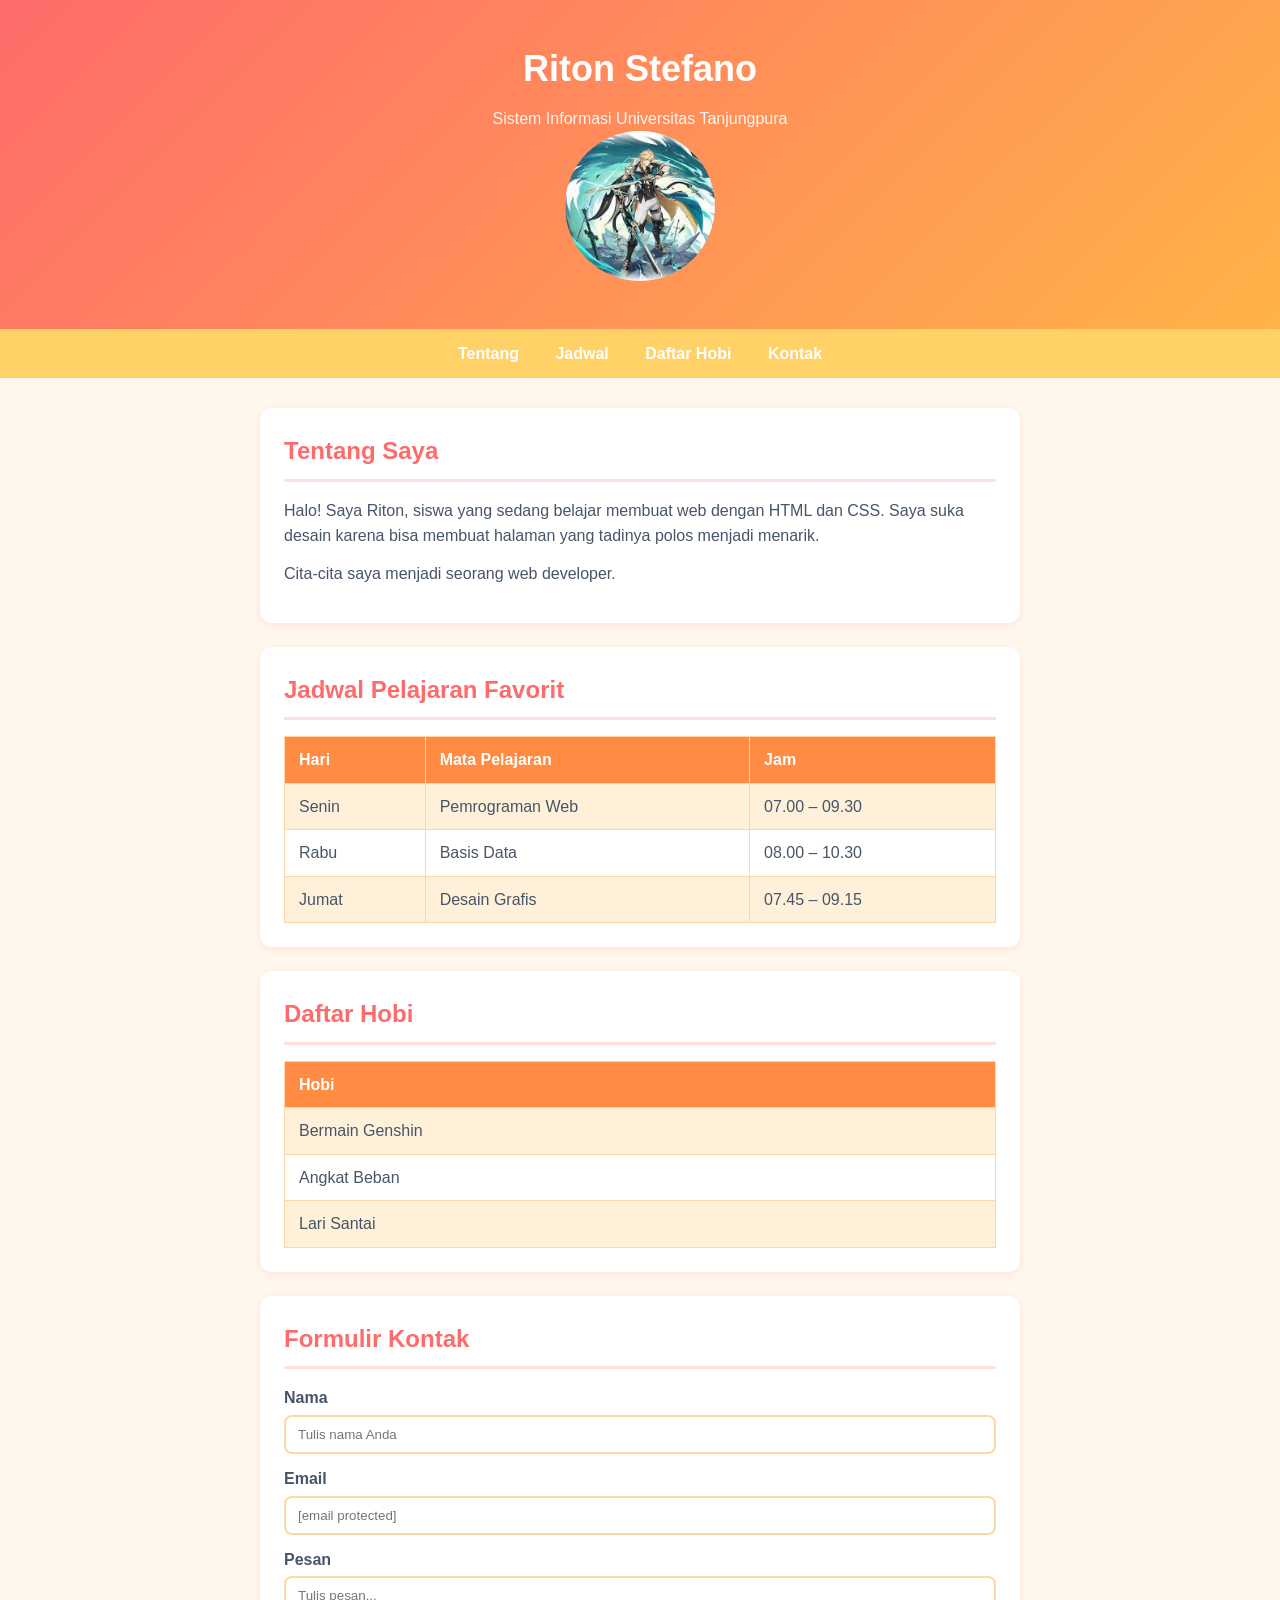
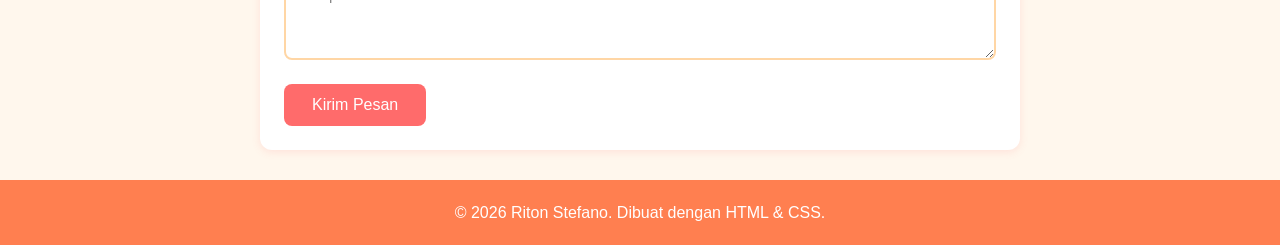
<file: PRAKTIK-CSS/index.html>
<!DOCTYPE html>
<html lang="id">

<head>
    <meta charset="UTF-8">
    <meta name="viewport" content="width=device-width, initial-scale=1.0">
    <title>Profil Saya</title>
    <link rel="stylesheet" href="style.css">
</head>

<body>

    <header class="header">
        <h1>Riton Stefano</h1>
        <p>Sistem Informasi Universitas Tanjungpura</p>
        <img src="varkatest.jpg" alt="Ini Harusnya Foto Varka">
    </header>

    <nav class="nav">
        <a href="#tentang">Tentang</a>
        <a href="#jadwal">Jadwal</a>
        <a href="#hobi">Daftar Hobi</a>
        <a href="#kontak">Kontak</a>
    </nav>

    <main class="konten">
        <section id="tentang">
            <h2>Tentang Saya</h2>
            <p>Halo! Saya Riton, siswa yang sedang belajar membuat web
                dengan HTML dan CSS. Saya suka desain karena bisa membuat
                halaman yang tadinya polos menjadi menarik.</p>
            <p>Cita-cita saya menjadi seorang web developer.</p>
        </section>

        <section id="jadwal">
            <h2>Jadwal Pelajaran Favorit</h2>
            <table>
                <tr>
                    <th>Hari</th>
                    <th>Mata Pelajaran</th>
                    <th>Jam</th>
                </tr>
                <tr>
                    <td>Senin</td>
                    <td>Pemrograman Web</td>
                    <td>07.00 – 09.30</td>
                </tr>
                <tr>
                    <td>Rabu</td>
                    <td>Basis Data</td>
                    <td>08.00 – 10.30</td>
                </tr>
                <tr>
                    <td>Jumat</td>
                    <td>Desain Grafis</td>
                    <td>07.45 – 09.15</td>
                </tr>
            </table>
        </section>

        <section id="hobi">
            <h2>Daftar Hobi</h2>
            <table>
                <tr>
                    <th>Hobi</th>
                </tr>
                <tr>
                    <td>Bermain Genshin</td>
                </tr>
                <tr>
                    <td>Angkat Beban</td>
                </tr>
                <tr>
                    <td>Lari Santai</td>
                </tr>
            </table>
        </section>

        <section id="kontak">
            <h2>Formulir Kontak</h2>
            <form>
                <label for="nama">Nama</label>
                <input type="text" id="nama" placeholder="Tulis nama Anda">
                <label for="email">Email</label>
                <input type="email" id="email" placeholder="[email protected]">
                <label for="pesan">Pesan</label>
                <textarea id="pesan" rows="4" placeholder="Tulis pesan..."></textarea>
                <button type="submit">Kirim Pesan</button>
            </form>
        </section>
    </main>

    <footer class="footer">
        <p>&copy; 2026 Riton Stefano. Dibuat dengan HTML &amp; CSS.</p>
    </footer>

</body>

</html>
</file>
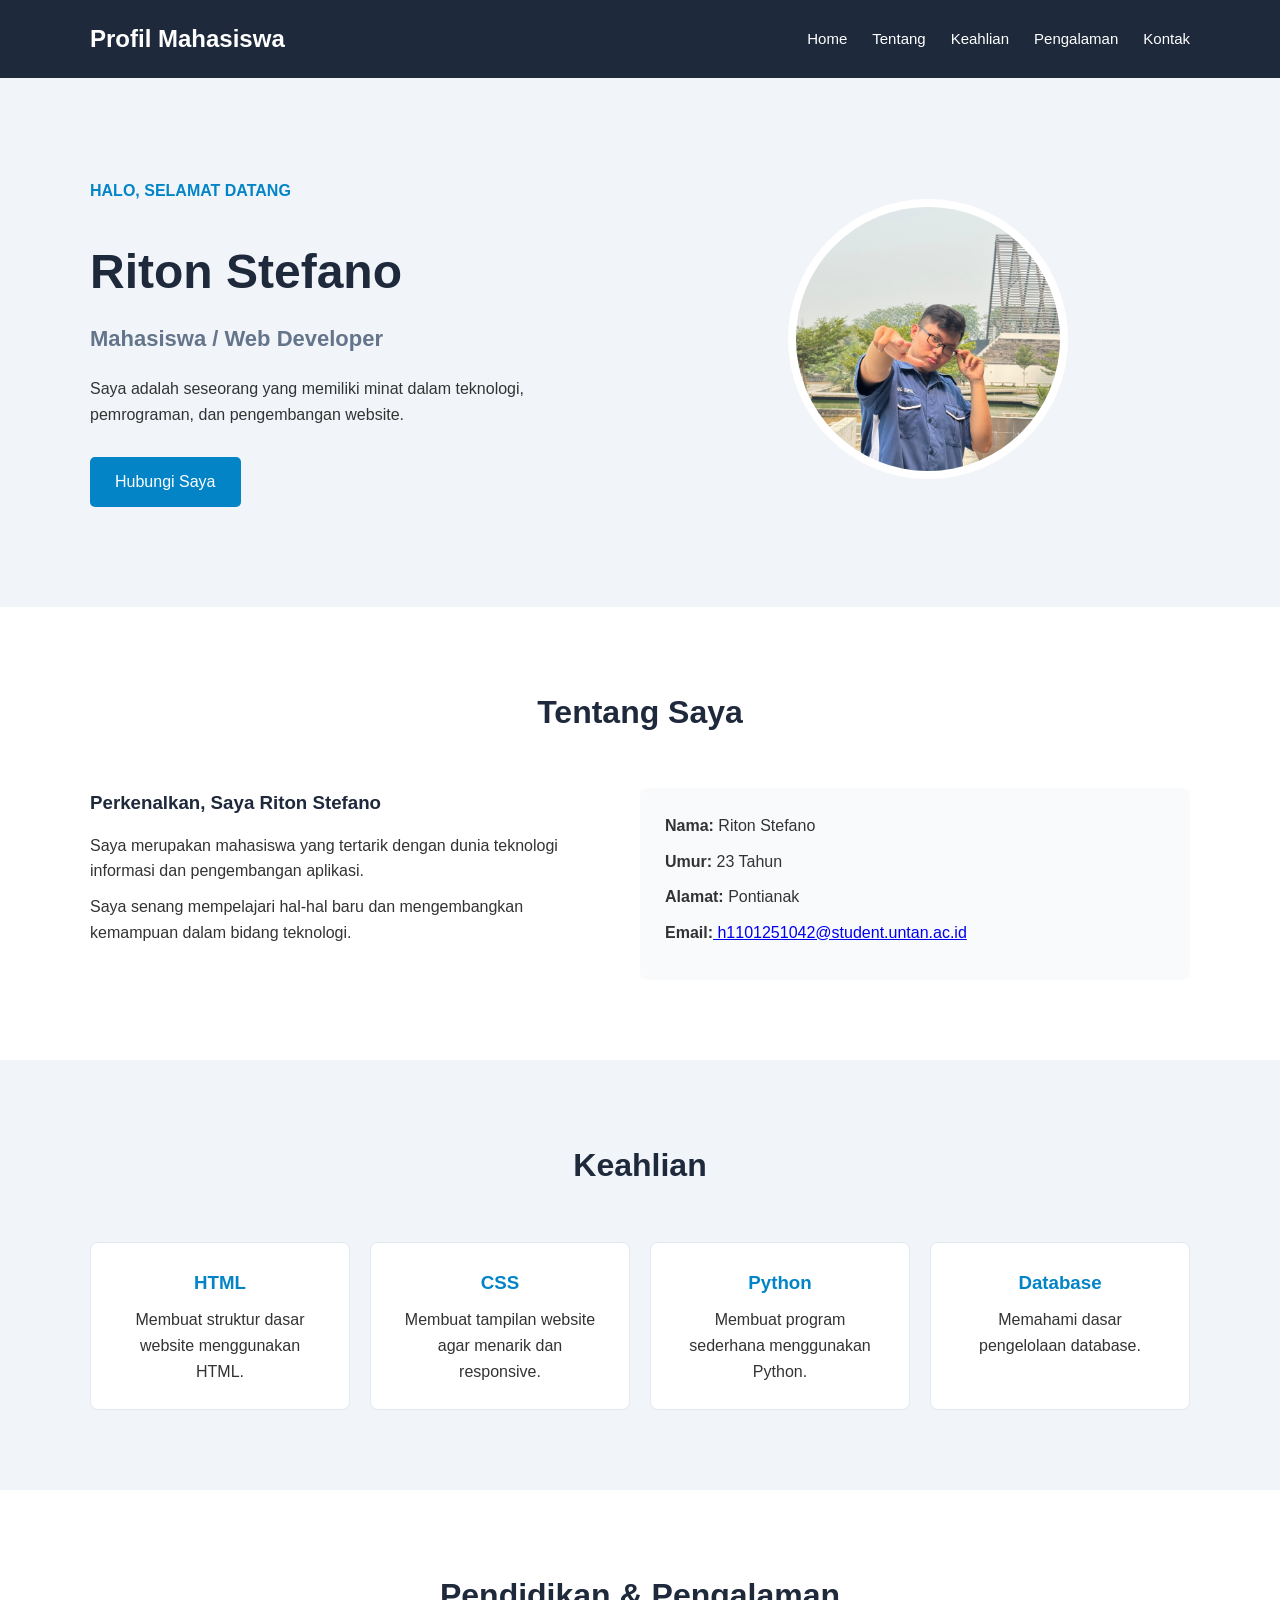
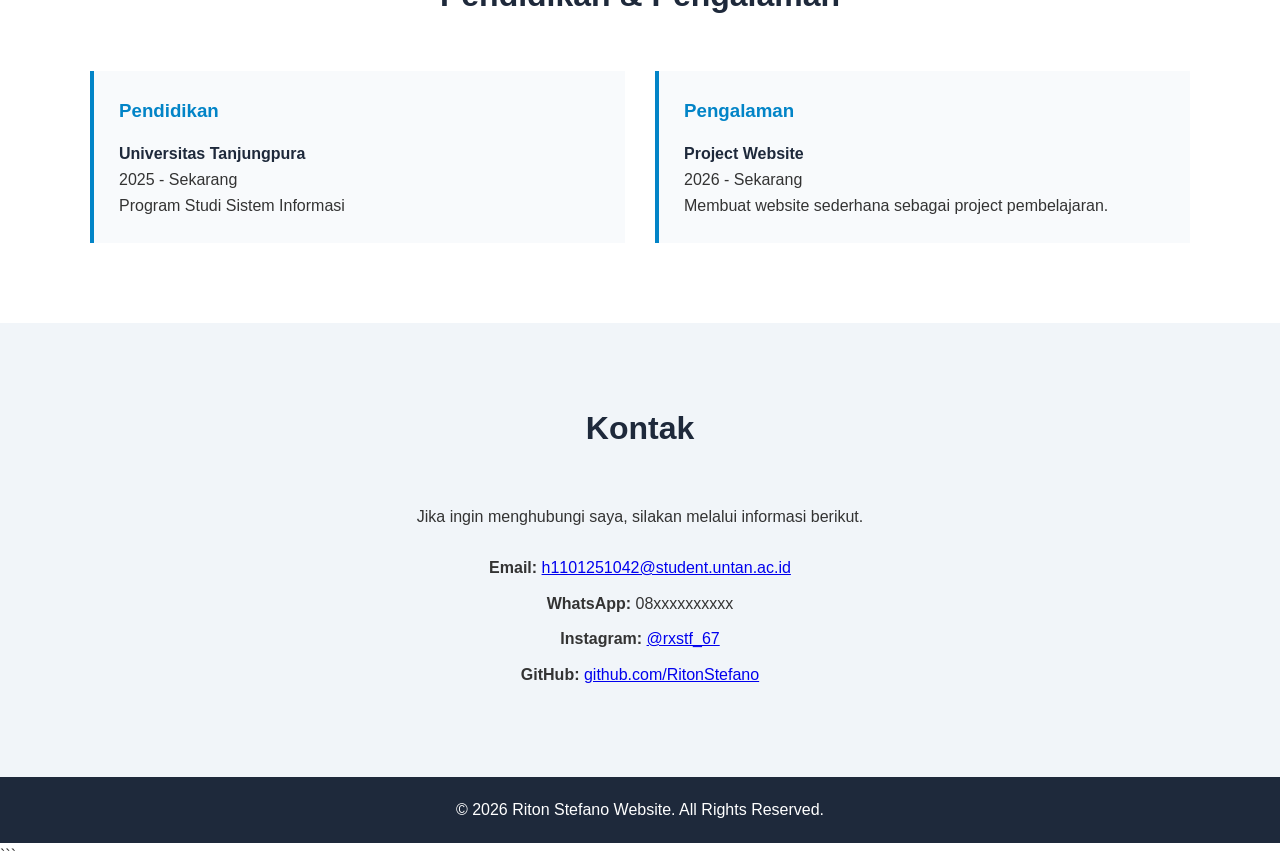
<file: PraktikCSS-Mandiri/index.html>
<!DOCTYPE html>
<html lang="id">
<head>
    <meta charset="UTF-8">
    <meta name="viewport" content="width=device-width, initial-scale=1.0">

    <title>Profil Saya</title>

    <!-- Menghubungkan HTML dengan CSS -->
    <link rel="stylesheet" href="style.css">
</head>

<body>

    <!-- ===== NAVBAR ===== -->
    <header class="header">
        <div class="container">

            <h1 class="logo">Profil Mahasiswa</h1>

            <nav class="navbar">
                <a href="#home">Home</a>
                <a href="#about">Tentang</a>
                <a href="#skills">Keahlian</a>
                <a href="#experience">Pengalaman</a>
                <a href="#contact">Kontak</a>
            </nav>

        </div>
    </header>


    <!-- ===== HOME / HERO ===== -->
    <section id="home" class="hero">

        <div class="container hero-content">

            <div class="hero-text">
                <p class="subtitle">HALO, SELAMAT DATANG</p>

                <h2>Riton Stefano</h2>

                <h3>Mahasiswa / Web Developer</h3>

                <p>
                    Saya adalah seseorang yang memiliki minat dalam
                    teknologi, pemrograman, dan pengembangan website.
                </p>

                <a href="#contact" class="button">
                    Hubungi Saya
                </a>
            </div>

            <div class="hero-image">
                <img src="FotoSaya.jpeg" alt="Foto Profil">
            </div>

        </div>

    </section>


    <!-- ===== TENTANG ===== -->
    <section id="about" class="section">

        <div class="container">

            <h2 class="section-title">Tentang Saya</h2>

            <div class="about-content">

                <div>
                    <h3>Perkenalkan, Saya Riton Stefano</h3>

                    <p>
                        Saya merupakan mahasiswa yang tertarik dengan
                        dunia teknologi informasi dan pengembangan
                        aplikasi.
                    </p>

                    <p>
                        Saya senang mempelajari hal-hal baru dan
                        mengembangkan kemampuan dalam bidang teknologi.
                    </p>
                </div>

                <div class="about-info">

                    <p><strong>Nama:</strong> Riton Stefano</p>
                    <p><strong>Umur:</strong> 23 Tahun</p>
                    <p><strong>Alamat:</strong> Pontianak</p>
                    <p><strong>Email:</strong><a href="#contact"> h1101251042@student.untan.ac.id</a></p>

                </div>

            </div>

        </div>

    </section>


    <!-- ===== KEAHLIAN ===== -->
    <section id="skills" class="section skills-section">

        <div class="container">

            <h2 class="section-title">Keahlian</h2>

            <div class="skills">

                <div class="skill-card">
                    <h3>HTML</h3>
                    <p>
                        Membuat struktur dasar website
                        menggunakan HTML.
                    </p>
                </div>

                <div class="skill-card">
                    <h3>CSS</h3>
                    <p>
                        Membuat tampilan website agar
                        menarik dan responsive.
                    </p>
                </div>

                <div class="skill-card">
                    <h3>Python</h3>
                    <p>
                        Membuat program sederhana
                        menggunakan Python.
                    </p>
                </div>

                <div class="skill-card">
                    <h3>Database</h3>
                    <p>
                        Memahami dasar pengelolaan
                        database.
                    </p>
                </div>

            </div>

        </div>

    </section>


    <!-- ===== PENGALAMAN ===== -->
    <section id="experience" class="section">

        <div class="container">

            <h2 class="section-title">Pendidikan & Pengalaman</h2>

            <div class="experience">

                <div class="experience-card">

                    <h3>Pendidikan</h3>

                    <h4>Universitas Tanjungpura</h4>

                    <p>2025 - Sekarang</p>

                    <p>
                        Program Studi Sistem Informasi
                    </p>

                </div>


                <div class="experience-card">

                    <h3>Pengalaman</h3>

                    <h4>Project Website</h4>

                    <p>2026 - Sekarang</p>

                    <p>
                        Membuat website sederhana sebagai
                        project pembelajaran.
                    </p>

                </div>

            </div>

        </div>

    </section>


    <!-- ===== KONTAK ===== -->
    <section id="contact" class="section contact-section">

        <div class="container">

            <h2 class="section-title">Kontak</h2>

            <p class="contact-text">
                Jika ingin menghubungi saya, silakan melalui
                informasi berikut.
            </p>

            <div class="contact-info">

                <p>
                    <strong>Email:</strong>
                    <a href="mailto:h1101251042@student.untan.ac.id">h1101251042@student.untan.ac.id</a>
                </p>

                <p>
                    <strong>WhatsApp:</strong>
                    08xxxxxxxxxx
                </p>

                <p>
                    <strong>Instagram:</strong>
                    <a href="https://instagram.com/rxstf_67">@rxstf_67</a>
                </p>

                <p>
                    <strong>GitHub:</strong>
                    <a href="https://github.com/RitonStefano">github.com/RitonStefano</a>
                </p>

            </div>

        </div>

    </section>


    <!-- ===== FOOTER ===== -->
    <footer class="footer">

        <p>
            &copy; 2026 Riton Stefano Website. All Rights Reserved.
        </p>

    </footer>

</body>
</html>
```
</file>
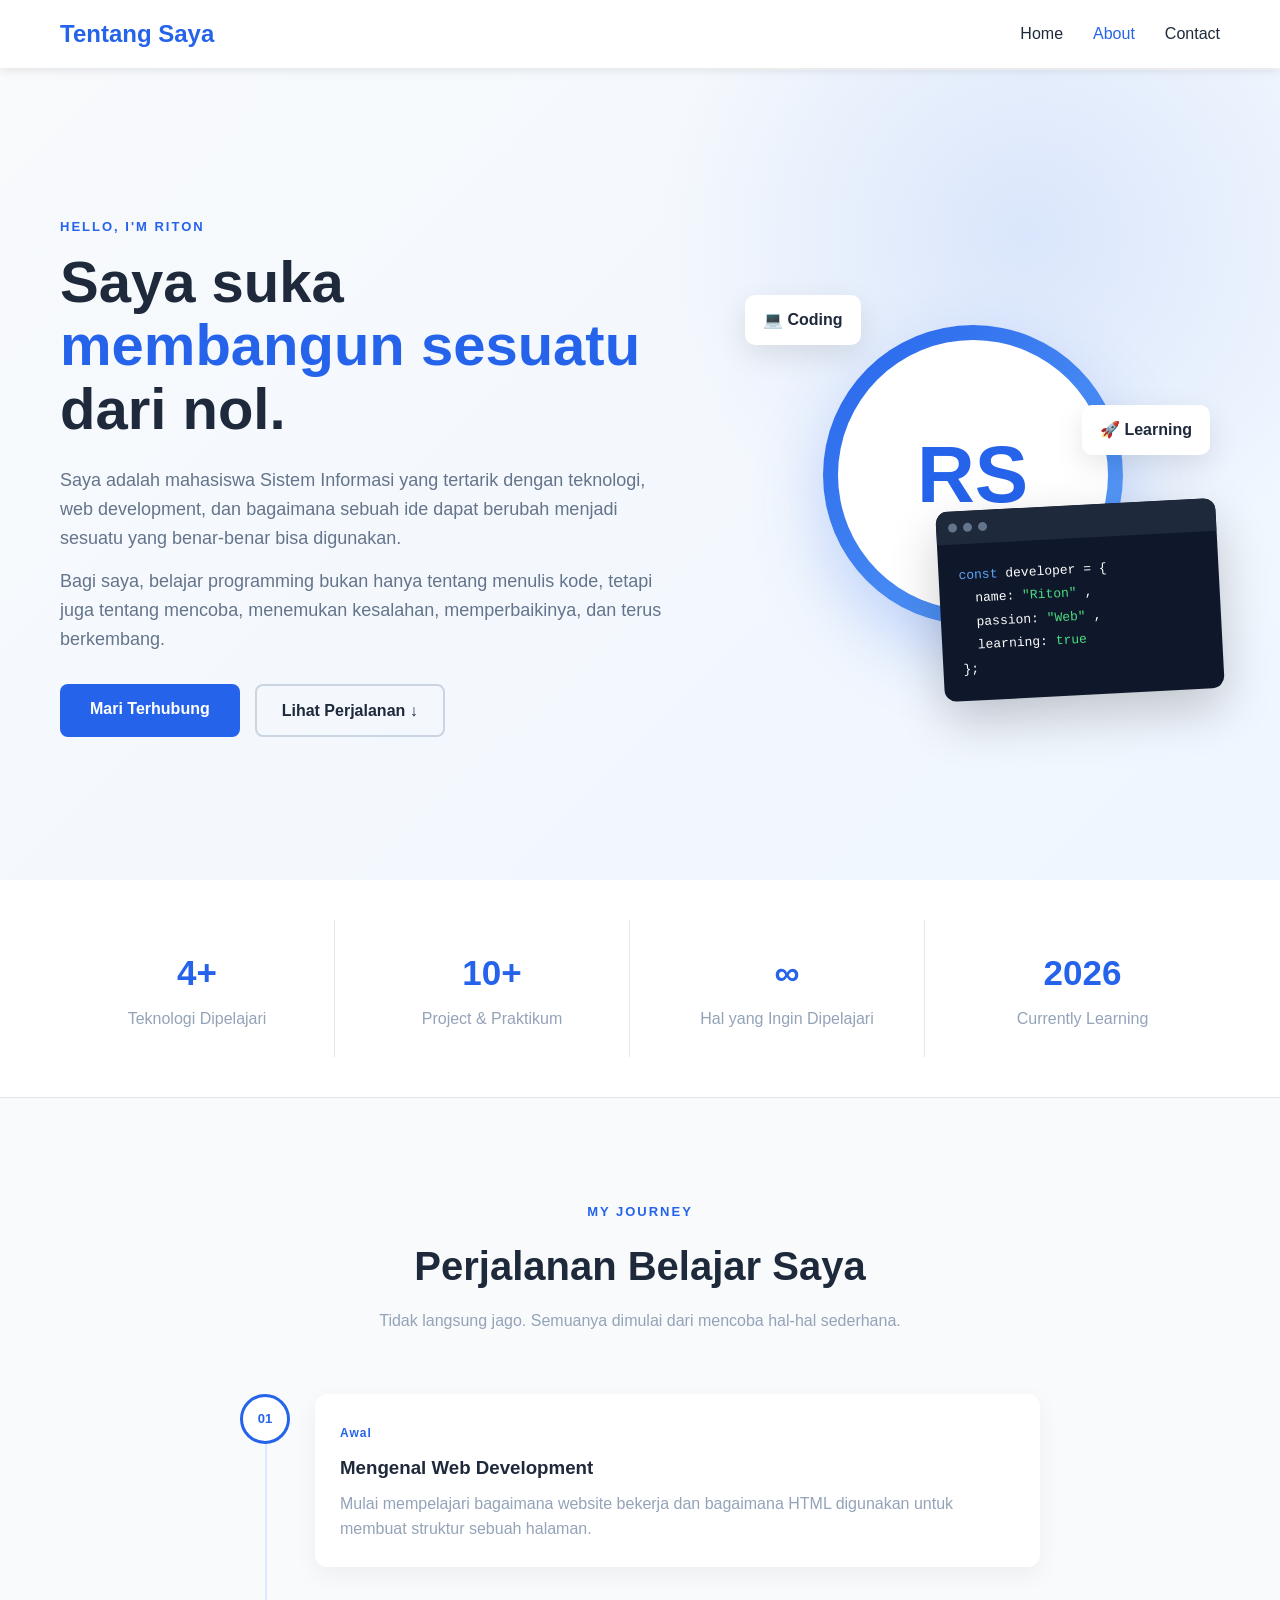
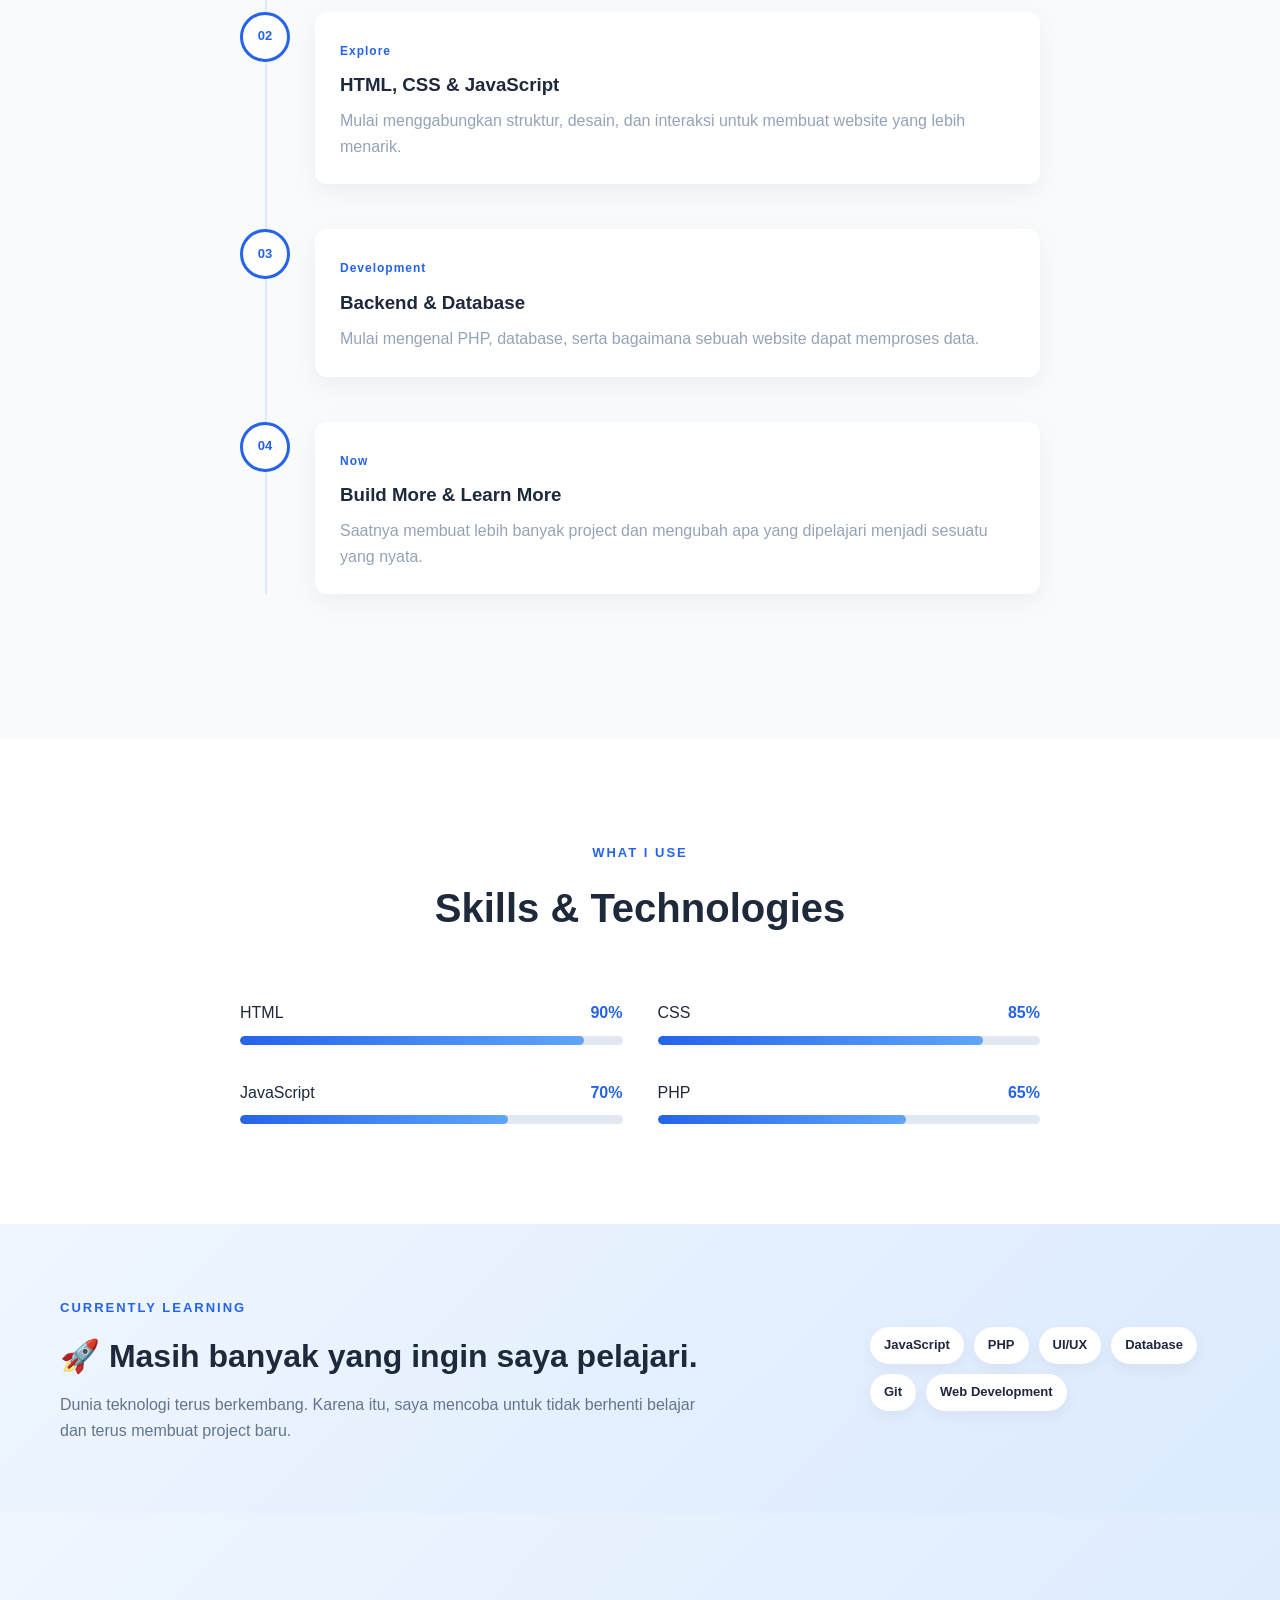
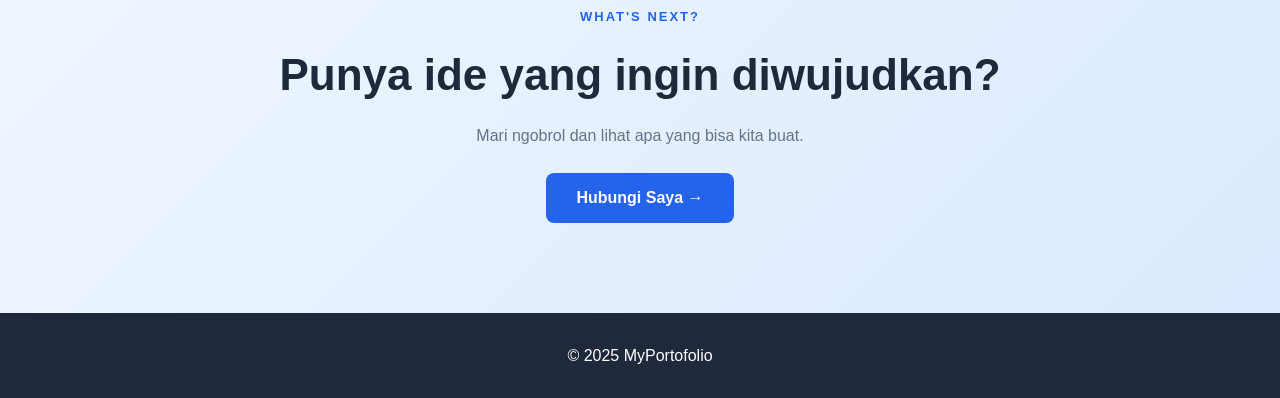
<file: Portofolio/about.html>
<!DOCTYPE html>
<html lang="id">

<head>
    <meta charset="UTF-8">
    <meta name="viewport" content="width=device-width, initial-scale=1.0">

    <title>About - Riton Stefano</title>

    <link rel="stylesheet" href="css/style.css">
</head>

<body>

    <!-- NAVBAR -->
    <nav>
        <div class="container">

            <div class="logo">
                Tentang Saya
            </div>

            <ul class="nav-links">
                <li>
                    <a href="index.html">Home</a>
                </li>

                <li>
                    <a href="about.html" class="active">About</a>
                </li>

                <li>
                    <a href="contact.html">Contact</a>
                </li>
            </ul>

        </div>
    </nav>


    <main class="page-content">

        <!-- =========================
             ABOUT INTRO
        ========================== -->

        <section class="about-intro">

            <div class="container about-intro-grid">

                <div class="about-intro-text">

                    <span class="section-label">
                        HELLO, I'M RITON
                    </span>

                    <h1>
                        Saya suka
                        <span>membangun sesuatu</span>
                        dari nol.
                    </h1>

                    <p>
                        Saya adalah mahasiswa Sistem Informasi yang
                        tertarik dengan teknologi, web development,
                        dan bagaimana sebuah ide dapat berubah menjadi
                        sesuatu yang benar-benar bisa digunakan.
                    </p>

                    <p>
                        Bagi saya, belajar programming bukan hanya
                        tentang menulis kode, tetapi juga tentang
                        mencoba, menemukan kesalahan, memperbaikinya,
                        dan terus berkembang.
                    </p>

                    <div class="about-buttons">

                        <a href="contact.html" class="btn">
                            Mari Terhubung
                        </a>

                        <a href="#journey" class="outline-btn">
                            Lihat Perjalanan ↓
                        </a>

                    </div>

                </div>


                <!-- PROFILE VISUAL -->

                <div class="about-visual">

                    <div class="floating-card card-one">
                        💻 Coding
                    </div>

                    <div class="floating-card card-two">
                        🚀 Learning
                    </div>

                    <div class="profile-big">

                        <div class="profile-big-inner">
                            RS
                        </div>

                    </div>

                    <div class="code-window">

                        <div class="code-header">
                            <span></span>
                            <span></span>
                            <span></span>
                        </div>

                        <div class="code-body">
                            <span class="code-blue">const</span>
                            developer = {
                            <br>
                            &nbsp;&nbsp;name:
                            <span class="code-green">
                                "Riton"
                            </span>,
                            <br>
                            &nbsp;&nbsp;passion:
                            <span class="code-green">
                                "Web"
                            </span>,
                            <br>
                            &nbsp;&nbsp;learning:
                            <span class="code-green">
                                true
                            </span>
                            <br>
                            };
                        </div>

                    </div>

                </div>

            </div>

        </section>


        <!-- =========================
             QUICK STATS
        ========================== -->

        <section class="stats-section">

            <div class="container stats-grid">

                <div class="stat-card">

                    <div class="stat-number">
                        4+
                    </div>

                    <p>
                        Teknologi Dipelajari
                    </p>

                </div>


                <div class="stat-card">

                    <div class="stat-number">
                        10+
                    </div>

                    <p>
                        Project & Praktikum
                    </p>

                </div>


                <div class="stat-card">

                    <div class="stat-number">
                        ∞
                    </div>

                    <p>
                        Hal yang Ingin Dipelajari
                    </p>

                </div>


                <div class="stat-card">

                    <div class="stat-number">
                        2026
                    </div>

                    <p>
                        Currently Learning
                    </p>

                </div>

            </div>

        </section>


        <!-- =========================
             JOURNEY
        ========================== -->

        <section class="journey-section" id="journey">

            <div class="container">

                <div class="section-heading">

                    <span class="section-label">
                        MY JOURNEY
                    </span>

                    <h2>
                        Perjalanan Belajar Saya
                    </h2>

                    <p>
                        Tidak langsung jago. Semuanya dimulai dari
                        mencoba hal-hal sederhana.
                    </p>

                </div>


                <div class="timeline">

                    <div class="timeline-item">

                        <div class="timeline-dot">
                            01
                        </div>

                        <div class="timeline-content">

                            <span>
                                Awal
                            </span>

                            <h3>
                                Mengenal Web Development
                            </h3>

                            <p>
                                Mulai mempelajari bagaimana website
                                bekerja dan bagaimana HTML digunakan
                                untuk membuat struktur sebuah halaman.
                            </p>

                        </div>

                    </div>


                    <div class="timeline-item">

                        <div class="timeline-dot">
                            02
                        </div>

                        <div class="timeline-content">

                            <span>
                                Explore
                            </span>

                            <h3>
                                HTML, CSS & JavaScript
                            </h3>

                            <p>
                                Mulai menggabungkan struktur, desain,
                                dan interaksi untuk membuat website
                                yang lebih menarik.
                            </p>

                        </div>

                    </div>


                    <div class="timeline-item">

                        <div class="timeline-dot">
                            03
                        </div>

                        <div class="timeline-content">

                            <span>
                                Development
                            </span>

                            <h3>
                                Backend & Database
                            </h3>

                            <p>
                                Mulai mengenal PHP, database, serta
                                bagaimana sebuah website dapat
                                memproses data.
                            </p>

                        </div>

                    </div>


                    <div class="timeline-item">

                        <div class="timeline-dot">
                            04
                        </div>

                        <div class="timeline-content">

                            <span>
                                Now
                            </span>

                            <h3>
                                Build More & Learn More
                            </h3>

                            <p>
                                Saatnya membuat lebih banyak project
                                dan mengubah apa yang dipelajari
                                menjadi sesuatu yang nyata.
                            </p>

                        </div>

                    </div>

                </div>

            </div>

        </section>


        <!-- =========================
             SKILLS
        ========================== -->

        <section class="skills-live-section">

            <div class="container">

                <div class="section-heading">

                    <span class="section-label">
                        WHAT I USE
                    </span>

                    <h2>
                        Skills & Technologies
                    </h2>

                </div>


                <div class="skills-live-grid">

                    <div class="live-skill">

                        <div class="skill-top">
                            <span>HTML</span>
                            <strong>90%</strong>
                        </div>

                        <div class="skill-bar">
                            <div
                                class="skill-progress"
                                data-width="90%">
                            </div>
                        </div>

                    </div>


                    <div class="live-skill">

                        <div class="skill-top">
                            <span>CSS</span>
                            <strong>85%</strong>
                        </div>

                        <div class="skill-bar">
                            <div
                                class="skill-progress"
                                data-width="85%">
                            </div>
                        </div>

                    </div>


                    <div class="live-skill">

                        <div class="skill-top">
                            <span>JavaScript</span>
                            <strong>70%</strong>
                        </div>

                        <div class="skill-bar">
                            <div
                                class="skill-progress"
                                data-width="70%">
                            </div>
                        </div>

                    </div>


                    <div class="live-skill">

                        <div class="skill-top">
                            <span>PHP</span>
                            <strong>65%</strong>
                        </div>

                        <div class="skill-bar">
                            <div
                                class="skill-progress"
                                data-width="65%">
                            </div>
                        </div>

                    </div>

                </div>

            </div>

        </section>


        <!-- =========================
             CURRENTLY LEARNING
        ========================== -->

        <section class="learning-section">

            <div class="container learning-box">

                <div>

                    <span class="section-label">
                        CURRENTLY LEARNING
                    </span>

                    <h2>
                        🚀 Masih banyak yang ingin saya pelajari.
                    </h2>

                    <p>
                        Dunia teknologi terus berkembang. Karena itu,
                        saya mencoba untuk tidak berhenti belajar dan
                        terus membuat project baru.
                    </p>

                </div>


                <div class="learning-tags">

                    <span>JavaScript</span>
                    <span>PHP</span>
                    <span>UI/UX</span>
                    <span>Database</span>
                    <span>Git</span>
                    <span>Web Development</span>

                </div>

            </div>

        </section>


        <!-- =========================
             CTA
        ========================== -->

        <section class="about-cta">

            <div class="container">

                <span class="section-label">
                    WHAT'S NEXT?
                </span>

                <h2>
                    Punya ide yang ingin diwujudkan?
                </h2>

                <p>
                    Mari ngobrol dan lihat apa yang bisa kita buat.
                </p>

                <a href="contact.html" class="btn">
                    Hubungi Saya →
                </a>

            </div>

        </section>

    </main>


    <footer>
        <p>
            &copy; 2025 MyPortofolio
        </p>
    </footer>


    <script src="js/main.js"></script>

</body>

</html>
</file>
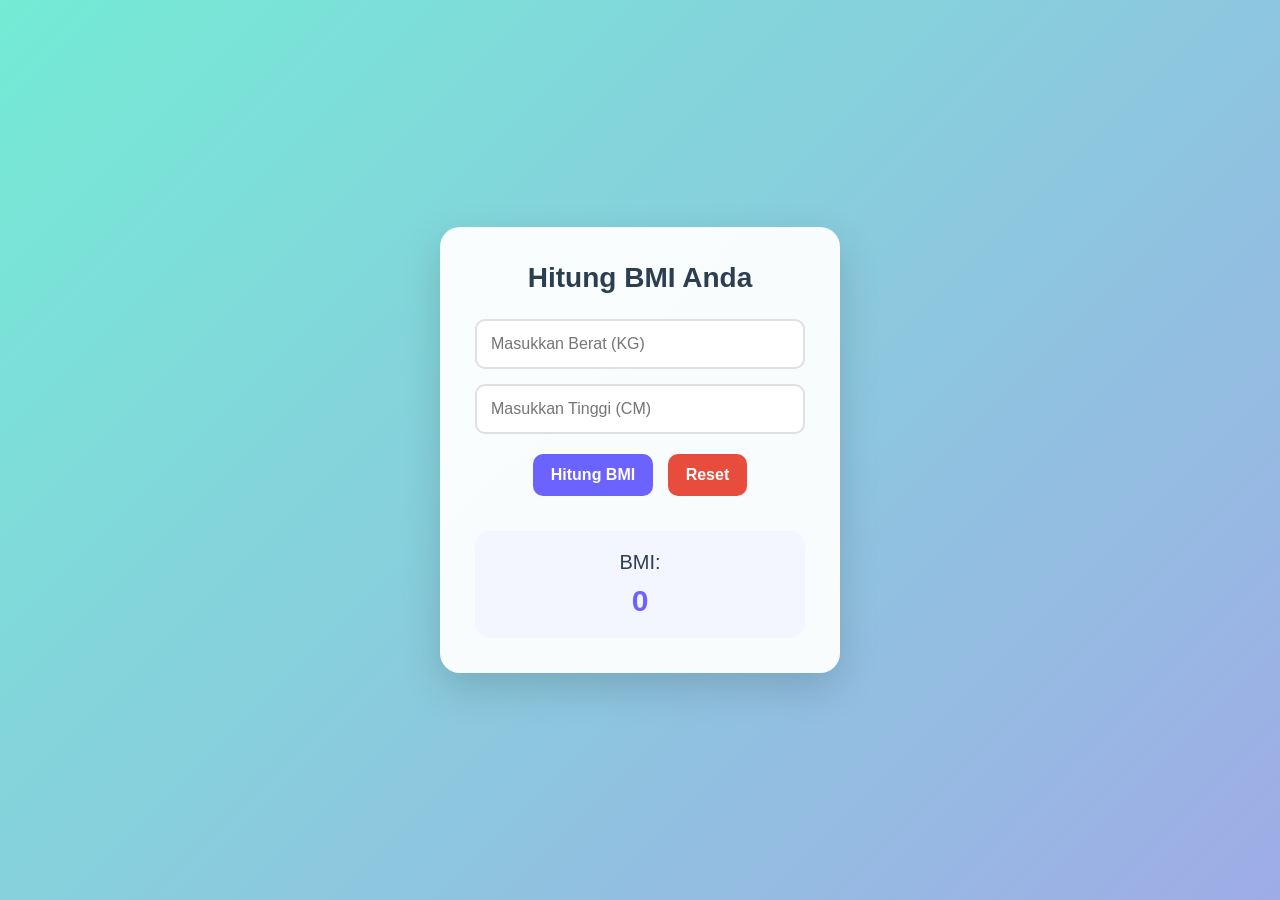
<file: Praktikum5_H1101251042/BMI.html>
<!DOCTYPE html>
<html>

<head>
    <title>Kalkulator BMI</title>
    <link rel="stylesheet" href="style.css">
</head>

<body>

    <div class="suhu">

        <h2>Hitung BMI Anda</h2>

        <input type="text" id="angka1" placeholder="Masukkan Berat (KG)">
        <input type="text" id="angka2" placeholder="Masukkan Tinggi (CM)">

        <button onclick="hitung()">Hitung BMI</button>

        <button onclick="reset()" style="background: #e74c3c;">Reset</button>

        <div class="hasil">BMI: <span id="hasilAngka">0</span></div>

    </div>

    <script>

        // Penjelasan: document.getElementById digunakan untuk mengambil nilai dari tag HTML

        function hitung() {

            let a = parseFloat(document.getElementById('angka1').value);
            let b = parseFloat(document.getElementById('angka2').value);
            let c = a / ((b / 100) * (b / 100));

            if (c < 18.5) {
                return document.getElementById('hasilAngka').innerHTML = c + " (Kurus)";
            } else if (c >= 18.5 && c < 25) {
                return document.getElementById('hasilAngka').innerHTML = c + " (Normal)";
            } else if (c >= 25 && c < 30) {
                return document.getElementById('hasilAngka').innerHTML = c + " (Gemuk)";
            } else {
                return document.getElementById('hasilAngka').innerHTML = c + " (Obesitas)";
            }

        }


        function reset() {

            document.getElementById('angka1').value = "";

            document.getElementById('angka2').value = "";

            document.getElementById('hasilAngka').innerHTML = '0';

        }

    </script>

</body>

</html>
</file>
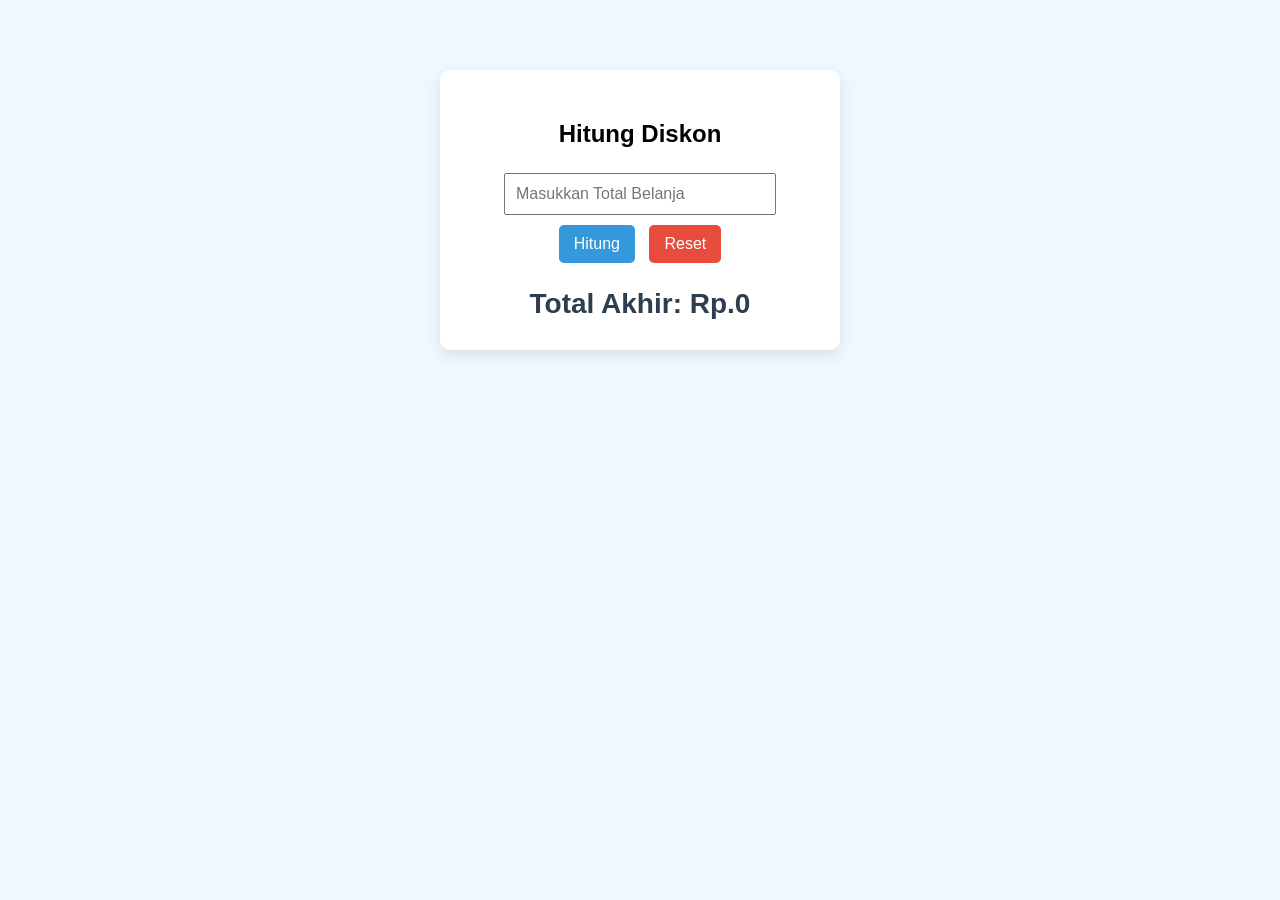
<file: Praktikum5_H1101251042/diskon.html>
<!DOCTYPE html>
<html>

<head>

    <title>Kalkulator Diskon</title>

    <style>
        body {
            font-family: Arial, sans-serif;
            max-width: 400px;
            margin: 50px auto;
            padding: 20px;
            background: #f0f8ff;
        }

        .suhu {
            background: white;
            padding: 30px;
            border-radius: 10px;
            box-shadow: 0 5px 15px rgba(0, 0, 0, 0.1);
            text-align: center;
        }

        input {
            padding: 10px;
            margin: 5px;
            font-size: 16px;
            width: 80%;
            box-sizing: border-box;
        }

        button {
            padding: 10px 15px;
            margin: 5px;
            font-size: 16px;
            background: #3498db;
            color: white;
            border: none;
            border-radius: 5px;
            cursor: pointer;
        }

        button:hover {
            background: #298069;
        }

        .hasil {
            font-size: 28px;
            font-weight: bold;
            color: #2c3e50;
            margin-top: 20px;
        }
    </style>

</head>

<body>

    <div class="suhu">

        <h2>Hitung Diskon</h2>

        <input type="text" id="angka1" placeholder="Masukkan Total Belanja">

        <button onclick="total()">Hitung</button>

        <button onclick="reset()" style="background: #e74c3c;">Reset</button>

        <div class="hasil">Total Akhir: <span id="hasilAngka">Rp.0</span></div>

    </div>

    <script>

        // Penjelasan: document.getElementById digunakan untuk mengambil nilai dari tag HTML

        function total() {

            let a = parseFloat(document.getElementById('angka1').value);

            if (a > 100000) {

                return document.getElementById('hasilAngka').innerHTML = "Rp." + a * (90 / 100);
            }
            else document.getElementById('hasilAngka').innerHTML = "Rp." + a;


        }


        function reset() {

            document.getElementById('angka1').value = "";

            document.getElementById('angka2').value = "";

            document.getElementById('hasilAngka').innerHTML = '0';

        }

    </script>

</body>

</html>
</file>
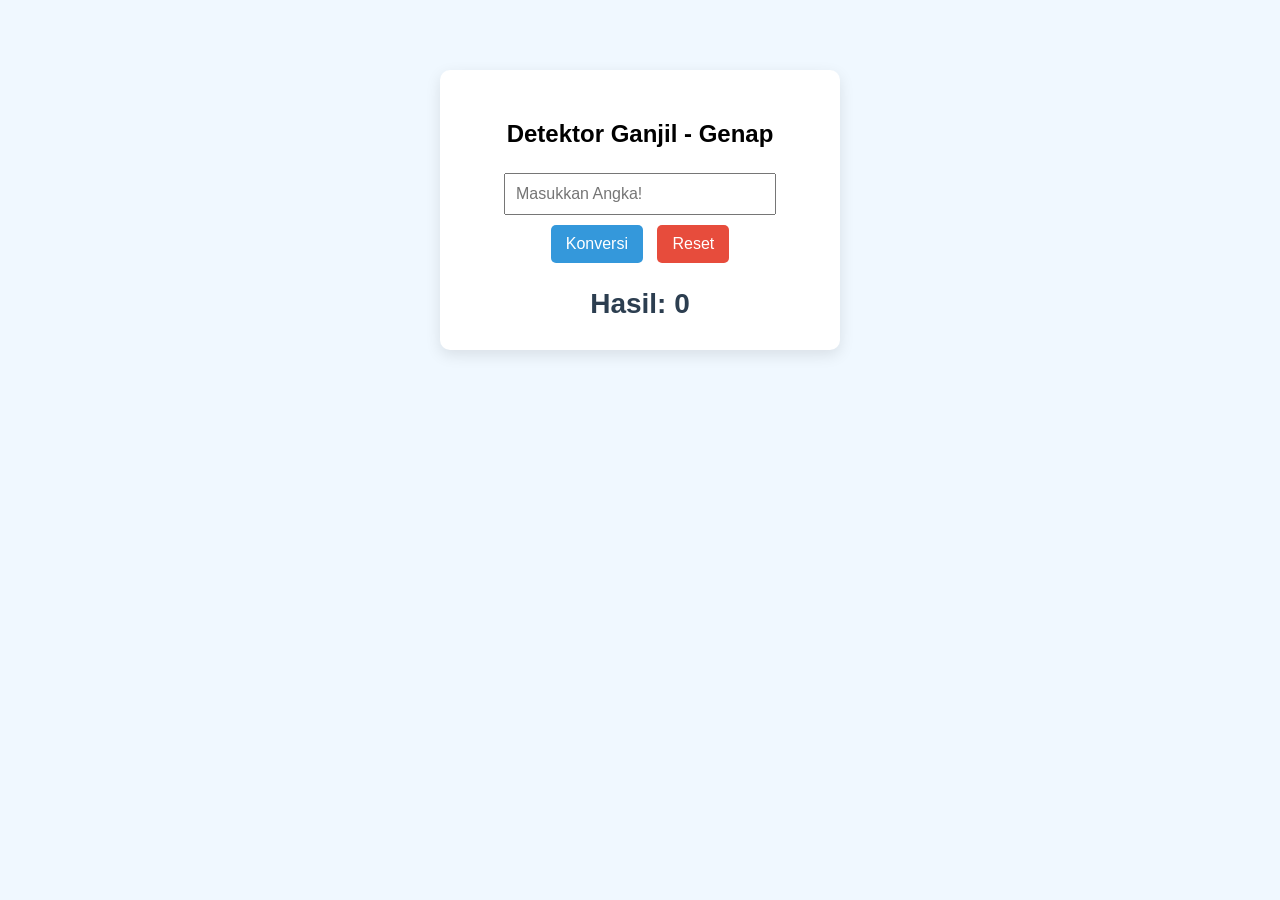
<file: Praktikum5_H1101251042/ganjilgenap.html>
<!DOCTYPE html>
<html>

<head>

    <title>Detektor Ganjil-Genap</title>

    <style>
        body {
            font-family: Arial, sans-serif;
            max-width: 400px;
            margin: 50px auto;
            padding: 20px;
            background: #f0f8ff;
        }

        .suhu {
            background: white;
            padding: 30px;
            border-radius: 10px;
            box-shadow: 0 5px 15px rgba(0, 0, 0, 0.1);
            text-align: center;
        }

        input {
            padding: 10px;
            margin: 5px;
            font-size: 16px;
            width: 80%;
            box-sizing: border-box;
        }

        button {
            padding: 10px 15px;
            margin: 5px;
            font-size: 16px;
            background: #3498db;
            color: white;
            border: none;
            border-radius: 5px;
            cursor: pointer;
        }

        button:hover {
            background: #298069;
        }

        .hasil {
            font-size: 28px;
            font-weight: bold;
            color: #2c3e50;
            margin-top: 20px;
        }
    </style>

</head>

<body>

    <div class="suhu">

        <h2>Detektor Ganjil - Genap</h2>

        <input type="text" id="angka1" placeholder="Masukkan Angka!">

        <button onclick="periksa()">Konversi</button>

        <button onclick="reset()" style="background: #e74c3c;">Reset</button>

        <div class="hasil">Hasil: <span id="hasilAngka">0</span></div>

    </div>

    <script>

        // Penjelasan: document.getElementById digunakan untuk mengambil nilai dari tag HTML

        function periksa() {

            let a = parseFloat(document.getElementById('angka1').value);

            if (a % 2 == 0) {

                return document.getElementById('hasilAngka').innerHTML = "Genap";
            }
            else document.getElementById('hasilAngka').innerHTML = "Ganjil";


        }


        function reset() {

            document.getElementById('angka1').value = "";

            document.getElementById('angka2').value = "";

            document.getElementById('hasilAngka').innerHTML = '0';

        }

    </script>

</body>

</html>
</file>
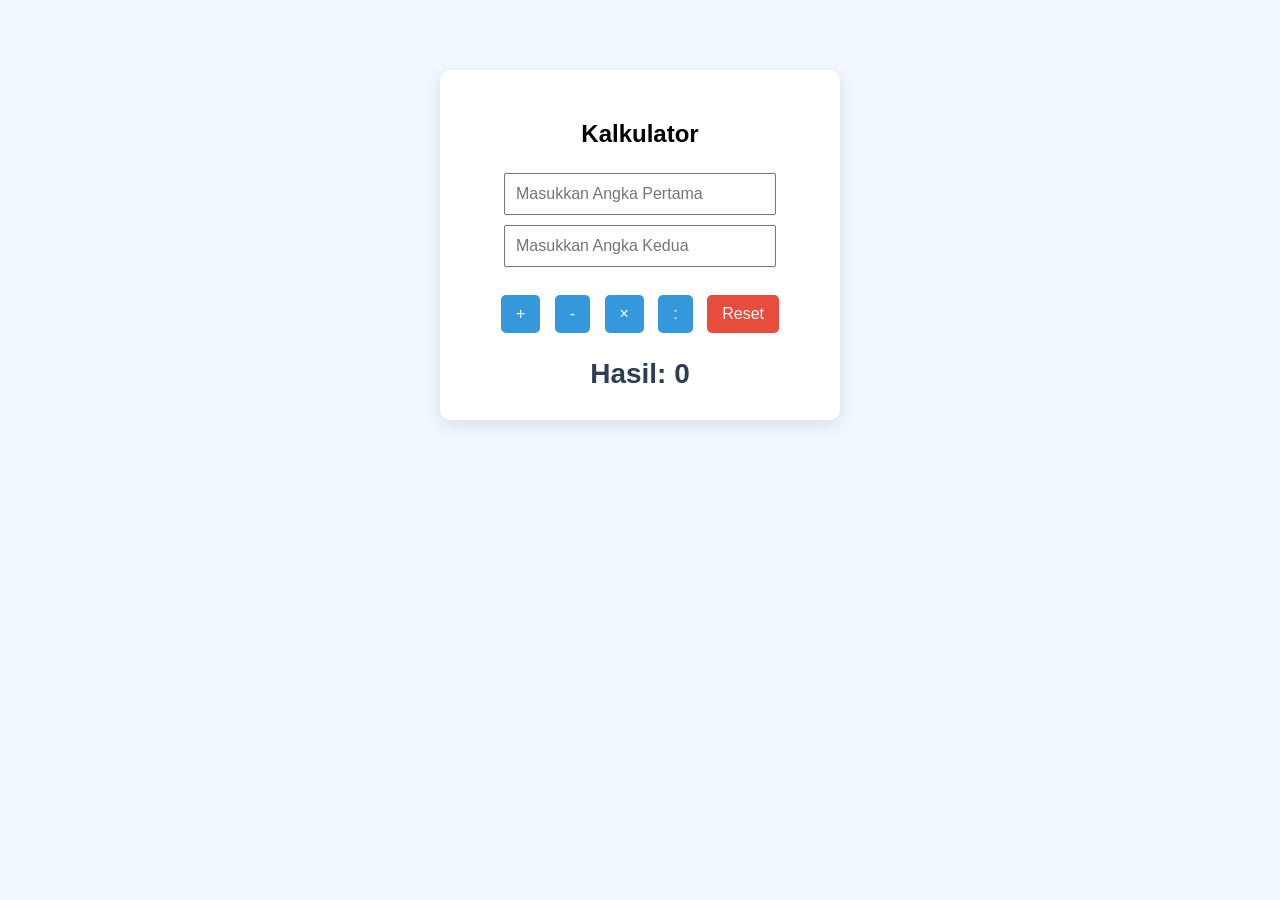
<file: Praktikum5_H1101251042/kalkulator.html>
<!DOCTYPE html>
<html>

<head>

    <title>Kalkulator Sederhana</title>

    <style>
        body {
            font-family: Arial, sans-serif;
            max-width: 400px;
            margin: 50px auto;
            padding: 20px;
            background: #f0f8ff;
        }

        .kalkulator {
            background: white;
            padding: 30px;
            border-radius: 10px;
            box-shadow: 0 5px 15px rgba(0, 0, 0, 0.1);
            text-align: center;
        }

        input {
            padding: 10px;
            margin: 5px;
            font-size: 16px;
            width: 80%;
            box-sizing: border-box;
        }

        button {
            padding: 10px 15px;
            margin: 5px;
            font-size: 16px;
            background: #3498db;
            color: white;
            border: none;
            border-radius: 5px;
            cursor: pointer;
        }

        button:hover {
            background: #298069;
        }

        .hasil {
            font-size: 28px;
            font-weight: bold;
            color: #2c3e50;
            margin-top: 20px;
        }
    </style>

</head>

<body>

    <div class="kalkulator">

        <h2>Kalkulator</h2>

        <input type="number" id="angka1" placeholder="Masukkan Angka Pertama"><br>

        <input type="number" id="angka2" placeholder="Masukkan Angka Kedua"><br><br>

        <button onclick="tambah()">+</button>

        <button onclick="kurang()">-</button>

        <button onclick="kali()">×</button>

        <button onclick="bagi()">:</button>

        <button onclick="reset()" style="background: #e74c3c;">Reset</button>

        <div class="hasil">Hasil: <span id="hasilAngka">0</span></div>

    </div>

    <script>

        // Penjelasan: document.getElementById digunakan untuk mengambil nilai dari tag HTML

        function tambah() {

            let a = parseFloat(document.getElementById('angka1').value);

            let b = parseFloat(document.getElementById('angka2').value);

            document.getElementById('hasilAngka').innerHTML = a + b;

        }

        function kurang() {

            let a = parseFloat(document.getElementById('angka1').value);

            let b = parseFloat(document.getElementById('angka2').value);

            document.getElementById('hasilAngka').innerHTML = a - b;

        }

        function kali() {

            let a = parseFloat(document.getElementById('angka1').value);

            let b = parseFloat(document.getElementById('angka2').value);

            document.getElementById('hasilAngka').innerHTML = a * b;

        }

        function bagi() {

            let a = parseFloat(document.getElementById('angka1').value);

            let b = parseFloat(document.getElementById('angka2').value);

            // Validasi pencegahan pembagian dengan angka 0

            if (b == 0) {

                alert('Peringatan: Tidak bisa membagi angka dengan 0!');

                return;

            }

            document.getElementById('hasilAngka').innerHTML = a / b;

        }

        function reset() {

            document.getElementById('angka1').value = "";

            document.getElementById('angka2').value = "";

            document.getElementById('hasilAngka').innerHTML = '0';

        }

    </script>

</body>

</html>
</file>
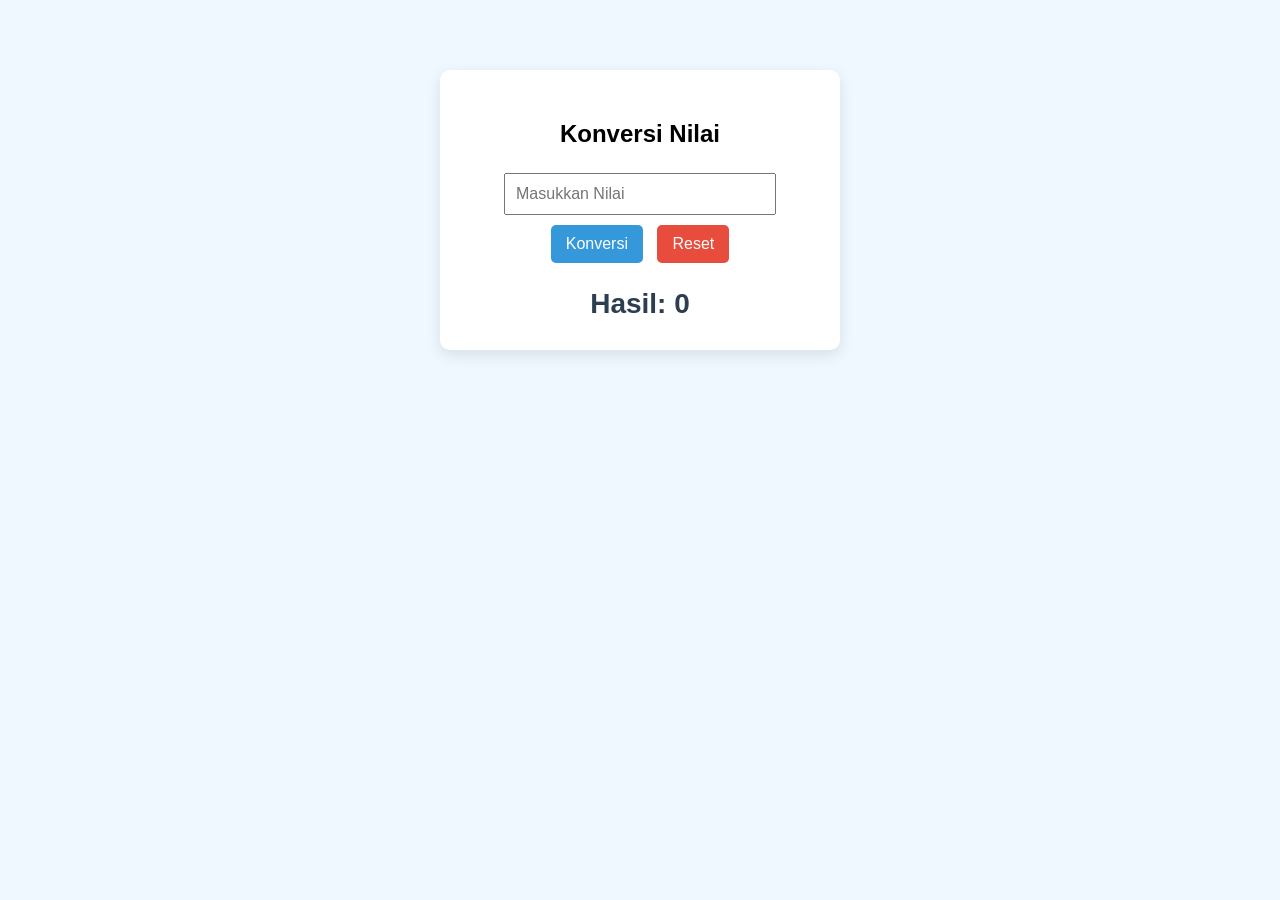
<file: Praktikum5_H1101251042/KonversiNilai.html>
<!DOCTYPE html>
<html>

<head>

    <title>Konversi Nilai Sederhana</title>

    <style>
        body {
            font-family: Arial, sans-serif;
            max-width: 400px;
            margin: 50px auto;
            padding: 20px;
            background: #f0f8ff;
        }

        .suhu {
            background: white;
            padding: 30px;
            border-radius: 10px;
            box-shadow: 0 5px 15px rgba(0, 0, 0, 0.1);
            text-align: center;
        }

        input {
            padding: 10px;
            margin: 5px;
            font-size: 16px;
            width: 80%;
            box-sizing: border-box;
        }

        button {
            padding: 10px 15px;
            margin: 5px;
            font-size: 16px;
            background: #3498db;
            color: white;
            border: none;
            border-radius: 5px;
            cursor: pointer;
        }

        button:hover {
            background: #2980b9;
        }

        .hasil {
            font-size: 28px;
            font-weight: bold;
            color: #2c3e50;
            margin-top: 20px;
        }
    </style>

</head>

<body>

    <div class="suhu">

        <h2>Konversi Nilai</h2>

        <input type="number" id="angka1" placeholder="Masukkan Nilai"><br>

        <button onclick="konversi()">Konversi</button>

        <button onclick="reset()" style="background: #e74c3c;">Reset</button>

        <div class="hasil">Hasil: <span id="hasilAngka">0</span></div>

    </div>

    <script>

        // Penjelasan: document.getElementById digunakan untuk mengambil nilai dari tag HTML

        function konversi() {

            let a = parseFloat(document.getElementById('angka1').value);

            if (a >= 90 && a <= 100) {
                document.getElementById('hasilAngka').innerHTML = "A";
            } 
            else if (a >= 80 && a < 90) {
                document.getElementById('hasilAngka').innerHTML = "B";
            } 
            else if (a >= 70 && a < 80) {
                document.getElementById('hasilAngka').innerHTML = "C";
            } 
            else if (a >= 60 && a < 70) {
                document.getElementById('hasilAngka').innerHTML = "D";
            } 
            else if (a >= 0 && a < 60) {
                document.getElementById('hasilAngka').innerHTML = "E";
            } 
            else {
                document.getElementById('hasilAngka').innerHTML = "Nilai tidak valid";
            }

        }


        function reset() {

            document.getElementById('angka1').value = "";

            document.getElementById('hasilAngka').innerHTML = '0';

        }

    </script>

</body>

</html>
</file>
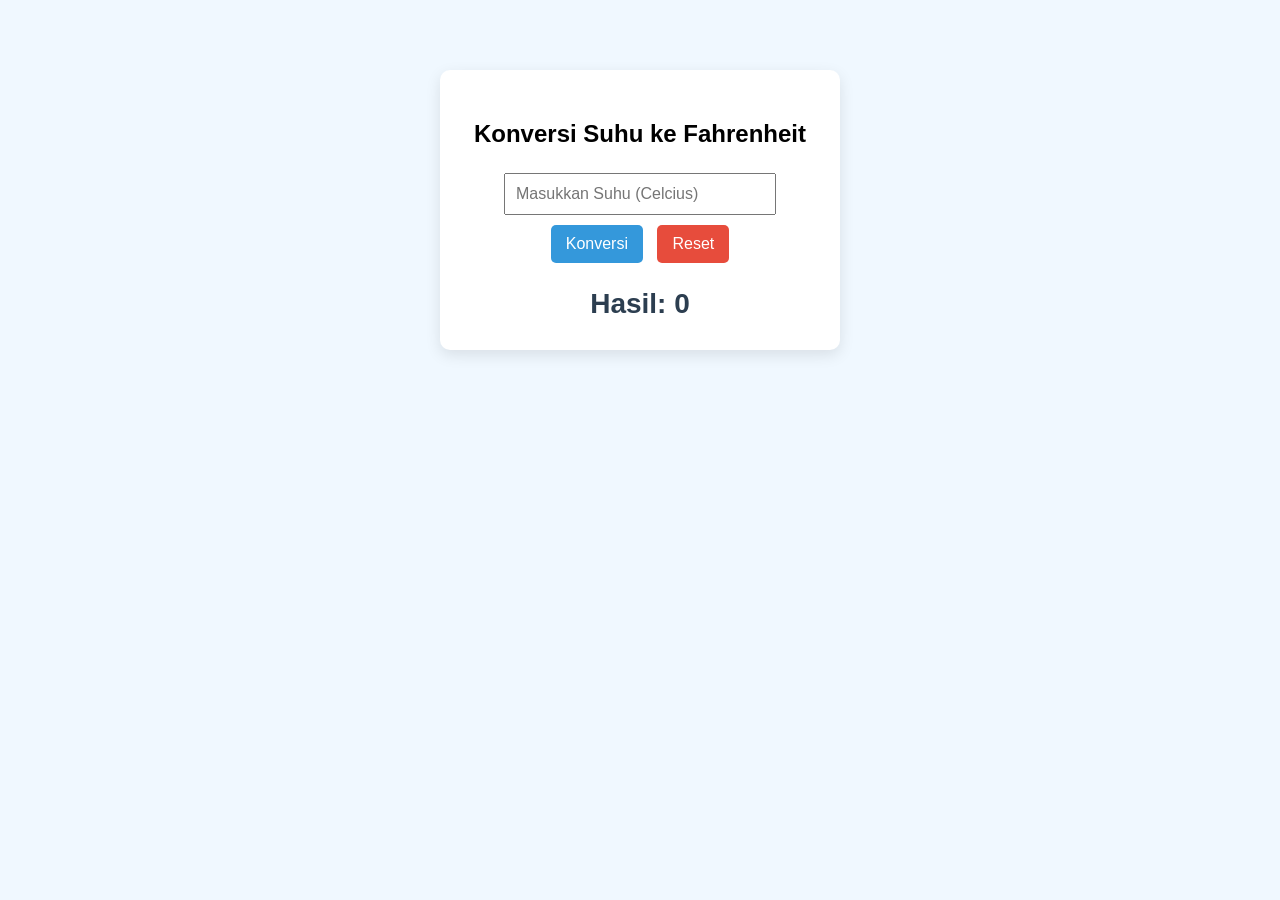
<file: Praktikum5_H1101251042/suhu.html>
<!DOCTYPE html>
<html>

<head>

    <title>Konversi Suhu Sederhana</title>

    <style>
        body {
            font-family: Arial, sans-serif;
            max-width: 400px;
            margin: 50px auto;
            padding: 20px;
            background: #f0f8ff;
        }

        .suhu {
            background: white;
            padding: 30px;
            border-radius: 10px;
            box-shadow: 0 5px 15px rgba(0, 0, 0, 0.1);
            text-align: center;
        }

        input {
            padding: 10px;
            margin: 5px;
            font-size: 16px;
            width: 80%;
            box-sizing: border-box;
        }

        button {
            padding: 10px 15px;
            margin: 5px;
            font-size: 16px;
            background: #3498db;
            color: white;
            border: none;
            border-radius: 5px;
            cursor: pointer;
        }

        button:hover {
            background: #298069;
        }

        .hasil {
            font-size: 28px;
            font-weight: bold;
            color: #2c3e50;
            margin-top: 20px;
        }
    </style>

</head>

<body>

    <div class="suhu">

        <h2>Konversi Suhu ke Fahrenheit</h2>

        <input type="number" id="angka1" placeholder="Masukkan Suhu (Celcius)"><br>

        <button onclick="fahrenheit()">Konversi</button>

        <button onclick="reset()" style="background: #e74c3c;">Reset</button>

        <div class="hasil">Hasil: <span id="hasilAngka">0</span></div>

    </div>

    <script>

        // Penjelasan: document.getElementById digunakan untuk mengambil nilai dari tag HTML

        function fahrenheit() {

            let a = parseFloat(document.getElementById('angka1').value);

            document.getElementById('hasilAngka').innerHTML = (a * (9 / 5) + 32);
        }


        function reset() {

            document.getElementById('angka1').value = "";

            document.getElementById('angka2').value = "";

            document.getElementById('hasilAngka').innerHTML = '0';

        }

    </script>

</body>

</html>
</file>
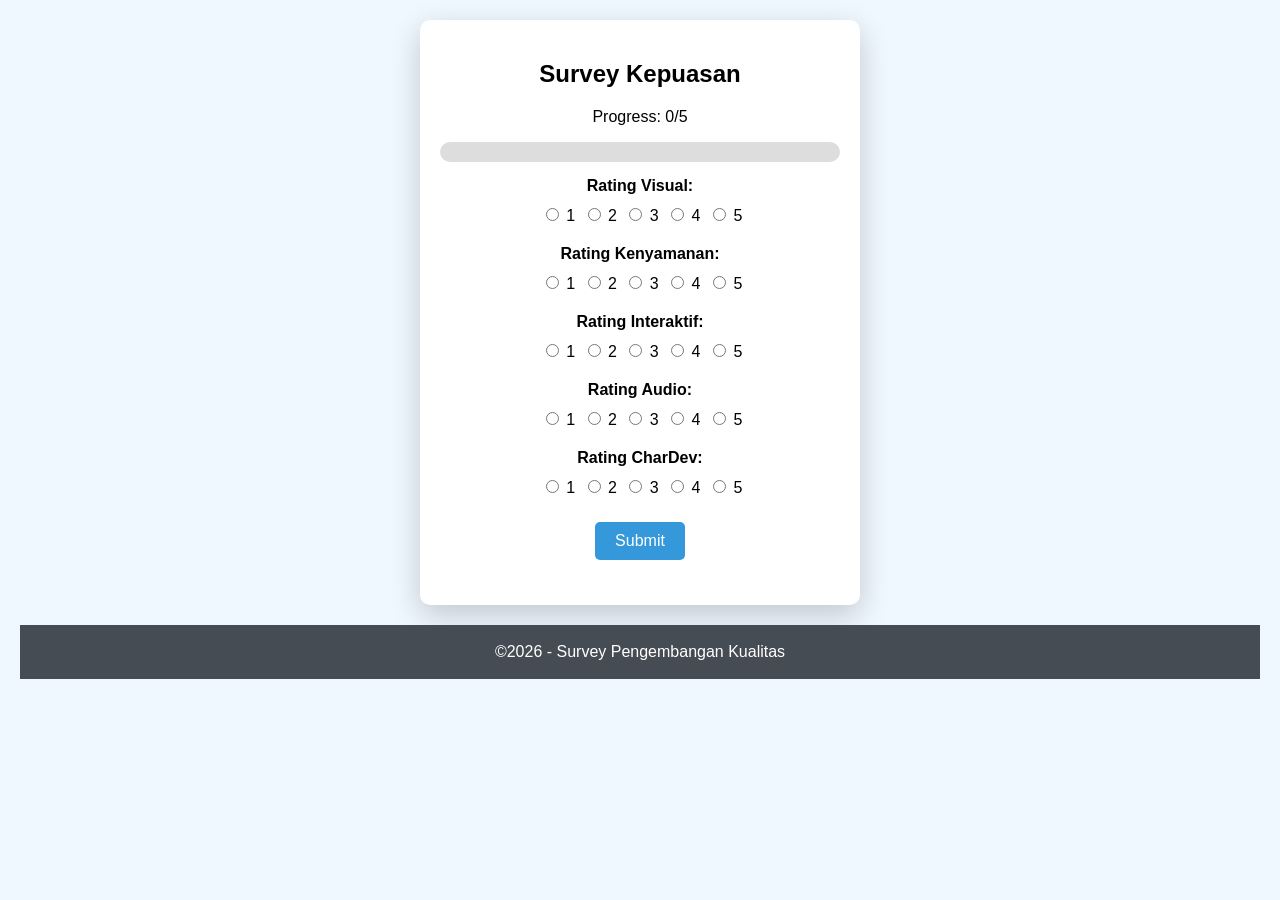
<file: UTS/UTS_H1101251042_RitonStefano.html>
<!DOCTYPE html>
<html>

<head>
    <title>RitonStefano-1042</title>

    <style>
        body {
            font-family: Arial, sans-serif;
            background-color: #f0f8ff;
            margin: 20px;
        }

        .Survey {
            background-color: white;
            padding: 20px;
            border-radius: 10px;
            max-width: 400px;
            margin: auto;
            box-shadow: 0 10px 30px rgba(0, 0, 0, 0.2);
            text-align: center;
        }

        .pertanyaan {
            margin-bottom: 20px;
        }

        .pertanyaan label:first-child {
            display: block;
            margin-bottom: 10px;
            font-weight: bold;
        }

        input[type="radio"] {
            margin-left: 8px;
        }

        .progress-container {
            background-color: #ddd;
            border-radius: 10px;
            height: 20px;
            margin: 15px 0;
            overflow: hidden;
        }

        .progress-bar {
            background-color: #3498db;
            height: 100%;
            width: 0%;
            transition: 0.3s;
        }

        .tombol {
            margin-top: 20px;
        }

        button {
            padding: 10px 20px;
            margin: 5px;
            font-size: 16px;
            background: #3498db;
            color: white;
            border: none;
            border-radius: 5px;
            cursor: pointer;
        }

        button:hover {
            background: #f9b600;
        }

        #hasil {
            margin-top: 20px;
            font-weight: bold;
        }

        .footer {
            background: #464c53;
            color: white;
            text-align: center;
            padding: 2px;
            margin-top: 20px;
        }
    </style>
</head>

<body>

    <section class="Survey">

        <h1>Survey Kepuasan</h1>

        <p id="progressText">Progress: 0/5</p>

        <div class="progress-container">
            <div class="progress-bar" id="progressBar"></div>
        </div>


        <div class="pertanyaan">
            <label>Rating Visual:</label>

            <input type="radio" name="survey1" value="1" onchange="updateProgress()">
            <label>1</label>

            <input type="radio" name="survey1" value="2" onchange="updateProgress()">
            <label>2</label>

            <input type="radio" name="survey1" value="3" onchange="updateProgress()">
            <label>3</label>

            <input type="radio" name="survey1" value="4" onchange="updateProgress()">
            <label>4</label>

            <input type="radio" name="survey1" value="5" onchange="updateProgress()">
            <label>5</label>
        </div>


        <div class="pertanyaan">
            <label>Rating Kenyamanan:</label>

            <input type="radio" name="survey2" value="1" onchange="updateProgress()">
            <label>1</label>

            <input type="radio" name="survey2" value="2" onchange="updateProgress()">
            <label>2</label>

            <input type="radio" name="survey2" value="3" onchange="updateProgress()">
            <label>3</label>

            <input type="radio" name="survey2" value="4" onchange="updateProgress()">
            <label>4</label>

            <input type="radio" name="survey2" value="5" onchange="updateProgress()">
            <label>5</label>
        </div>


        <div class="pertanyaan">
            <label>Rating Interaktif:</label>

            <input type="radio" name="survey3" value="1" onchange="updateProgress()">
            <label>1</label>

            <input type="radio" name="survey3" value="2" onchange="updateProgress()">
            <label>2</label>

            <input type="radio" name="survey3" value="3" onchange="updateProgress()">
            <label>3</label>

            <input type="radio" name="survey3" value="4" onchange="updateProgress()">
            <label>4</label>

            <input type="radio" name="survey3" value="5" onchange="updateProgress()">
            <label>5</label>
        </div>


        <div class="pertanyaan">
            <label>Rating Audio:</label>

            <input type="radio" name="survey4" value="1" onchange="updateProgress()">
            <label>1</label>

            <input type="radio" name="survey4" value="2" onchange="updateProgress()">
            <label>2</label>

            <input type="radio" name="survey4" value="3" onchange="updateProgress()">
            <label>3</label>

            <input type="radio" name="survey4" value="4" onchange="updateProgress()">
            <label>4</label>

            <input type="radio" name="survey4" value="5" onchange="updateProgress()">
            <label>5</label>
        </div>


        <div class="pertanyaan">
            <label>Rating CharDev:</label>

            <input type="radio" name="survey5" value="1" onchange="updateProgress()">
            <label>1</label>

            <input type="radio" name="survey5" value="2" onchange="updateProgress()">
            <label>2</label>

            <input type="radio" name="survey5" value="3" onchange="updateProgress()">
            <label>3</label>

            <input type="radio" name="survey5" value="4" onchange="updateProgress()">
            <label>4</label>

            <input type="radio" name="survey5" value="5" onchange="updateProgress()">
            <label>5</label>
        </div>

        <section class="tombol">
            <button onclick="tambah()" type="button">Submit</button>
        </section>


        <div id="hasil"></div>

    </section>


    <div class="footer">
        <p>&copy;2026 - Survey Pengembangan Kualitas</p>
    </div>


    <script>

        function updateProgress() {

            let jumlahTerjawab = 0;

            for (let i = 1; i <= 5; i++) {

                let jawaban = document.querySelector(
                    'input[name="survey' + i + '"]:checked'
                );

                if (jawaban) {
                    jumlahTerjawab++;
                }
            }

            let progress = (jumlahTerjawab / 5) * 100;

            document.getElementById("progressBar").style.width = progress + "%";

            document.getElementById("progressText").innerHTML =
                "Progress: " + jumlahTerjawab + "/5";
        }


        function tambah() {

            let total = 0;

            for (let i = 1; i <= 5; i++) {

                let jawaban = document.querySelector(
                    'input[name="survey' + i + '"]:checked'
                );

                if (!jawaban) {

                    document.getElementById("hasil").innerHTML =
                        "Semua pertanyaan harus dijawab!";

                    return;
                }

                total += parseInt(jawaban.value);
            }

            let rataRata = total / 5;

            let kesimpulan;


            if (rataRata >= 4) {

                kesimpulan = "Sangat Puas";

            } else if (rataRata >= 3) {

                kesimpulan = "Puas";

            } else if (rataRata >= 2) {

                kesimpulan = "Cukup Puas";

            } else {

                kesimpulan = "Tidak Puas";
            }


            document.getElementById("hasil").innerHTML =
                "Rata-rata: " + rataRata.toFixed(2) +
                "<br>Kesimpulan: " + kesimpulan;
        }

    </script>

</body>

</html>
</file>
<file: PRAKTIK-CSS/style.css>
/* ===== Pengaturan Dasar ===== */
* {
    margin: 0;
    padding: 0;
    box-sizing: border-box;
}

body {
    font-family: Arial, Helvetica, sans-serif;
    line-height: 1.6;
    color: #475569;
    background-color: #fff7ed;
}

/* ===== Header ===== */
.header {
    background: linear-gradient(135deg, #ff6b6b, #ffb347);
    color: #ffffff;
    text-align: center;
    padding: 40px 20px;
}

.header h1 {
    font-size: 36px;
    margin-bottom: 8px;
}

.header p {
    font-size: 16px;
    opacity: 0.9;
}

.header img {
    width: 150px;
    height: 150px;
    object-fit: cover;
    border-radius: 50%;
}

/* ===== Navigasi ===== */
.nav {
    background-color: #ffd166;
    text-align: center;
    padding: 12px;
}

.nav a {
    color: #ffffff;
    text-decoration: none;
    margin: 0 16px;
    font-weight: bold;
}

.nav a:hover {
    color: #ff6b6b;
}

/* ===== Konten ===== */
.konten {
    max-width: 800px;
    margin: 30px auto;
    padding: 0 20px;
}

.konten section {
    background-color: #ffffff;
    border-radius: 12px;
    padding: 24px;
    margin-bottom: 24px;
    box-shadow: 0 2px 8px rgba(255, 107, 107, 0.15);
}

.konten h2 {
    color: #ff6b6b;
    border-bottom: 3px solid #ffe0e0;
    padding-bottom: 8px;
    margin-bottom: 16px;
}

.konten p {
    margin-bottom: 12px;
}

/* ===== Tabel ===== */
table {
    width: 100%;
    border-collapse: collapse;
}

th,
td {
    border: 1px solid #ffd6a5;
    padding: 10px 14px;
    text-align: left;
}

th {
    background-color: #ff8c42;
    color: #ffffff;
}

tr:nth-child(even) {
    background-color: #fff0d9;
}

tr:hover {
    background-color: #ffe4b5;
}

/* ===== Formulir ===== */
form label {
    display: block;
    font-weight: bold;
    margin: 12px 0 4px;
}

form input,
form textarea {
    width: 100%;
    padding: 10px 12px;
    border: 2px solid #ffd6a5;
    border-radius: 8px;
    font-family: inherit;
}

form input:focus,
form textarea:focus {
    outline: none;
    border-color: #ff8c42;
}

form button {
    margin-top: 16px;
    background-color: #ff6b6b;
    color: #ffffff;
    border: none;
    padding: 12px 28px;
    border-radius: 8px;
    font-size: 16px;
    cursor: pointer;
}

form button:hover {
    background-color: #f7b32b;
    transform: scale(1.05)
}

/* ===== Footer ===== */
.footer {
    background-color: #ff7f50;
    color: #ffffff;
    text-align: center;
    padding: 20px;
}
</file>
<file: PraktikCSS-Mandiri/style.css>
/* ===== PENGATURAN DASAR ===== */

* {
    margin: 0;
    padding: 0;
    box-sizing: border-box;
}

html {
    scroll-behavior: smooth;
}

body {
    font-family: Arial, Helvetica, sans-serif;
    line-height: 1.6;
    color: #333333;
    background-color: #ffffff;
}

.container {
    width: 90%;
    max-width: 1100px;
    margin: auto;
}


/* ===== HEADER ===== */

.header {
    background-color: #1e293b;
    padding: 20px 0;
    position: sticky;
    top: 0;
    z-index: 100;
}

.header .container {
    display: flex;
    justify-content: space-between;
    align-items: center;
}

.logo {
    color: white;
    font-size: 24px;
}


/* ===== NAVBAR ===== */

.navbar {
    display: flex;
    gap: 25px;
}

.navbar a {
    color: white;
    text-decoration: none;
    font-size: 15px;
}

.navbar a:hover {
    color: #38bdf8;
}


/* ===== HERO ===== */

.hero {
    background-color: #f1f5f9;
    padding: 100px 0;
}

.hero-content {
    display: flex;
    justify-content: space-between;
    align-items: center;
    gap: 50px;
}

.hero-text {
    flex: 1;
}

.subtitle {
    color: #0284c7;
    font-weight: bold;
    margin-bottom: 10px;
}

.hero-text h2 {
    font-size: 48px;
    color: #1e293b;
    margin-bottom: 10px;
}

.hero-text h3 {
    font-size: 22px;
    color: #64748b;
    margin-bottom: 20px;
}

.hero-text p {
    max-width: 550px;
    margin-bottom: 30px;
}


/* ===== FOTO ===== */

.hero-image {
    flex: 1;
    text-align: center;
}

.hero-image img {
    width: 280px;
    height: 280px;
    object-fit: cover;
    border-radius: 50%;
    border: 8px solid white;
}


/* ===== BUTTON ===== */

.button {
    display: inline-block;
    background-color: #0284c7;
    color: white;
    text-decoration: none;
    padding: 12px 25px;
    border-radius: 5px;
}

.button:hover {
    background-color: #0369a1;
}


/* ===== SECTION ===== */

.section {
    padding: 80px 0;
}

.section-title {
    text-align: center;
    font-size: 32px;
    color: #1e293b;
    margin-bottom: 50px;
}


/* ===== TENTANG ===== */

.about-content {
    display: flex;
    gap: 50px;
}

.about-content > div {
    flex: 1;
}

.about-content h3 {
    color: #1e293b;
    margin-bottom: 15px;
}

.about-content p {
    margin-bottom: 10px;
}

.about-info {
    background-color: #f8fafc;
    padding: 25px;
    border-radius: 8px;
}


/* ===== KEAHLIAN ===== */

.skills-section {
    background-color: #f1f5f9;
}

.skills {
    display: grid;
    grid-template-columns: repeat(4, 1fr);
    gap: 20px;
}

.skill-card {
    background-color: white;
    padding: 25px;
    border-radius: 8px;
    text-align: center;
    border: 1px solid #e2e8f0;
}

.skill-card h3 {
    color: #0284c7;
    margin-bottom: 10px;
}


/* ===== PENGALAMAN ===== */

.experience {
    display: flex;
    gap: 30px;
}

.experience-card {
    flex: 1;
    border-left: 4px solid #0284c7;
    background-color: #f8fafc;
    padding: 25px;
}

.experience-card h3 {
    color: #0284c7;
    margin-bottom: 15px;
}

.experience-card h4 {
    color: #1e293b;
}


/* ===== KONTAK ===== */

.contact-section {
    background-color: #f1f5f9;
    text-align: center;
}

.contact-text {
    margin-bottom: 25px;
}

.contact-info p {
    margin: 10px 0;
}


/* ===== FOOTER ===== */

.footer {
    background-color: #1e293b;
    color: white;
    text-align: center;
    padding: 20px;
}


/* ===== RESPONSIVE ===== */

@media (max-width: 768px) {

    .header .container {
        flex-direction: column;
        gap: 15px;
    }

    .navbar {
        gap: 15px;
        flex-wrap: wrap;
        justify-content: center;
    }

    .hero-content {
        flex-direction: column-reverse;
        text-align: center;
    }

    .hero-text h2 {
        font-size: 36px;
    }

    .hero-image img {
        width: 220px;
        height: 220px;
    }

    .about-content {
        flex-direction: column;
    }

    .skills {
        grid-template-columns: 1fr 1fr;
    }

    .experience {
        flex-direction: column;
    }
}


@media (max-width: 480px) {

    .skills {
        grid-template-columns: 1fr;
    }

    .hero {
        padding: 60px 0;
    }

    .section {
        padding: 60px 0;
    }

}
</file>
<file: Portofolio/css/style.css>
* {
    margin: 0;
    padding: 0;
    box-sizing: border-box;
}

:root {
    --primary: #2563eb;
    --dark: #1e293b;
    --light: #f8fafc;
    --gray: #94a3b8;
}

body {
    font-family: 'Segoe UI', Tahoma, Geneva, Verdana, sans-serif;
    background: var(--light);
    color: var(--dark);
    line-height: 1.6;
}

.container {
    max-width: 1200px;
    margin: 0 auto;
    padding: 0 20px;
}

/* Navigation */
nav {
    background: white;
    box-shadow: 0 2px 10px rgba(0, 0, 0, 0.1);
    position: fixed;
    width: 100%;
    top: 0;
    z-index: 100;
}

nav .container {
    display: flex;
    justify-content: space-between;
    align-items: center;
    padding: 15px 20px;
}

.logo {
    font-size: 24px;
    font-weight: bold;
    color: var(--primary);
}

.nav-links {
    display: flex;
    list-style: none;
    gap: 30px;
}

.nav-links a {
    text-decoration: none;
    color: var(--dark);
    font-weight: 500;
    transition: color 0.3s;
}

.nav-links a:hover,
.nav-links a.active {
    color: var(--primary);
}

/* Hero Section */
.hero {
    padding: 150px 0 100px;
    background: linear-gradient(135deg, #f0f9ff 0%, #e0f2fe 100%);
    min-height: 100vh;
    display: flex;
    align-items: center;
}

.hero-content h1 {
    font-size: 48px;
    margin-bottom: 20px;
}

.hero-content span {
    color: var(--primary);
}

.hero-content p {
    font-size: 24px;
    color: var(--gray);
    margin-bottom: 30px;
}

.btn {
    display: inline-block;
    background: var(--primary);
    color: white;
    padding: 12px 30px;
    border-radius: 8px;
    text-decoration: none;
    font-weight: 600;
    transition: transform 0.3s, box-shadow 0.3s;
}

.btn:hover {
    transform: translateY(-3px);
    box-shadow: 0 10px 20px rgba(37, 99, 235, 0.3);
}

/* Projects */
.projects {
    padding: 80px 0;
    background: white;
}

.projects h2 {
    text-align: center;
    font-size: 36px;
    margin-bottom: 40px;
}

.project-grid {
    display: grid;
    grid-template-columns: repeat(auto-fit, minmax(300px, 1fr));
    gap: 30px;
}

.project-card {
    background: var(--light);
    border-radius: 10px;
    padding: 20px;
    transition: transform 0.3s;
    cursor: pointer;
}

.project-card:hover {
    transform: translateY(-10px);
}

.project-card img {
    width: 100%;
    height: 200px;
    object-fit: cover;
    border-radius: 8px;
}

.project-card h3 {
    margin: 15px 0 10px;
}

.project-card p {
    color: var(--gray);
}

/* Footer */
footer {
    background: var(--dark);
    color: white;
    text-align: center;
    padding: 30px;
}

/* =========================================================
   LIVING ABOUT & CONTACT
========================================================= */


/* =========================
   GENERAL
========================= */

.page-content {
    padding-top: 70px;
}

.section-label {
    display: inline-block;

    color: var(--primary);

    font-size: 13px;
    font-weight: 700;

    letter-spacing: 2px;

    margin-bottom: 12px;
}


/* =========================
   ABOUT INTRO
========================= */

.about-intro {
    min-height: 90vh;

    display: flex;
    align-items: center;

    background:
        radial-gradient(
            circle at 80% 20%,
            rgba(37, 99, 235, 0.12),
            transparent 30%
        ),
        linear-gradient(
            135deg,
            #f8fafc,
            #eff6ff
        );

    overflow: hidden;
}

.about-intro-grid {
    display: grid;

    grid-template-columns:
        1.1fr
        0.9fr;

    gap: 60px;

    align-items: center;
}

.about-intro-text h1 {
    font-size: 58px;

    line-height: 1.1;

    margin-bottom: 25px;
}

.about-intro-text h1 span {
    color: var(--primary);
}

.about-intro-text p {
    max-width: 650px;

    color: #64748b;

    font-size: 18px;

    margin-bottom: 15px;
}

.about-buttons {
    display: flex;

    gap: 15px;

    margin-top: 30px;
}

.outline-btn {
    display: inline-block;

    padding: 12px 25px;

    border: 2px solid #cbd5e1;

    border-radius: 8px;

    color: var(--dark);

    text-decoration: none;

    font-weight: 600;

    transition: 0.3s;
}

.outline-btn:hover {
    border-color: var(--primary);

    color: var(--primary);

    transform: translateY(-3px);
}


/* =========================
   ABOUT VISUAL
========================= */

.about-visual {
    position: relative;

    height: 500px;

    display: flex;

    align-items: center;

    justify-content: center;
}

.profile-big {
    width: 300px;
    height: 300px;

    border-radius: 50%;

    padding: 15px;

    background:
        linear-gradient(
            135deg,
            var(--primary),
            #60a5fa
        );

    box-shadow:
        0 30px 70px
        rgba(37, 99, 235, 0.25);

    animation: floatingProfile 4s ease-in-out infinite;
}

.profile-big-inner {
    width: 100%;
    height: 100%;

    border-radius: 50%;

    display: flex;

    align-items: center;
    justify-content: center;

    background: white;

    color: var(--primary);

    font-size: 80px;

    font-weight: 800;
}

@keyframes floatingProfile {

    0%,
    100% {
        transform: translateY(0);
    }

    50% {
        transform: translateY(-15px);
    }

}


/* CODE WINDOW */

.code-window {
    position: absolute;

    bottom: 30px;
    right: 0;

    width: 280px;

    background: #0f172a;

    color: white;

    border-radius: 12px;

    overflow: hidden;

    box-shadow:
        0 20px 50px
        rgba(0, 0, 0, 0.2);

    transform: rotate(-3deg);

    transition: 0.3s;
}

.code-window:hover {
    transform:
        rotate(0deg)
        translateY(-8px);
}

.code-header {
    display: flex;

    gap: 6px;

    padding: 12px;

    background: #1e293b;
}

.code-header span {
    width: 9px;
    height: 9px;

    border-radius: 50%;

    background: #64748b;
}

.code-body {
    padding: 20px;

    font-family: monospace;

    font-size: 13px;

    line-height: 1.8;
}

.code-blue {
    color: #60a5fa;
}

.code-green {
    color: #4ade80;
}


/* FLOATING CARDS */

.floating-card {
    position: absolute;

    padding: 12px 18px;

    background: white;

    border-radius: 10px;

    font-weight: 600;

    box-shadow:
        0 10px 30px
        rgba(0, 0, 0, 0.1);

    z-index: 2;
}

.card-one {
    top: 70px;
    left: 20px;

    animation:
        floatingOne
        4s ease-in-out infinite;
}

.card-two {
    top: 180px;
    right: 10px;

    animation:
        floatingTwo
        5s ease-in-out infinite;
}

@keyframes floatingOne {

    0%,
    100% {
        transform: translateY(0);
    }

    50% {
        transform: translateY(-12px);
    }

}

@keyframes floatingTwo {

    0%,
    100% {
        transform: translateY(0);
    }

    50% {
        transform: translateY(12px);
    }

}


/* =========================
   STATS
========================= */

.stats-section {
    padding: 40px 0;

    background: white;

    border-bottom:
        1px solid #e2e8f0;
}

.stats-grid {
    display: grid;

    grid-template-columns:
        repeat(4, 1fr);

    gap: 20px;
}

.stat-card {
    padding: 25px;

    text-align: center;

    border-right:
        1px solid #e2e8f0;
}

.stat-card:last-child {
    border-right: none;
}

.stat-number {
    color: var(--primary);

    font-size: 35px;

    font-weight: 800;

    margin-bottom: 5px;
}

.stat-card p {
    color: var(--gray);
}


/* =========================
   JOURNEY
========================= */

.journey-section {
    padding: 100px 0;

    background: var(--light);
}

.section-heading {
    text-align: center;

    margin-bottom: 60px;
}

.section-heading h2 {
    font-size: 40px;

    margin-bottom: 10px;
}

.section-heading p {
    color: var(--gray);
}


/* TIMELINE */

.timeline {
    max-width: 800px;

    margin: auto;

    position: relative;
}

.timeline::before {
    content: "";

    position: absolute;

    left: 25px;

    top: 0;
    bottom: 0;

    width: 2px;

    background: #dbeafe;
}

.timeline-item {
    position: relative;

    display: grid;

    grid-template-columns: 50px 1fr;

    gap: 25px;

    margin-bottom: 45px;
}

.timeline-dot {
    width: 50px;
    height: 50px;

    display: flex;

    align-items: center;
    justify-content: center;

    border-radius: 50%;

    background: white;

    color: var(--primary);

    border:
        3px solid
        var(--primary);

    font-size: 13px;

    font-weight: bold;

    z-index: 2;
}

.timeline-content {
    background: white;

    padding: 25px;

    border-radius: 12px;

    box-shadow:
        0 8px 25px
        rgba(0, 0, 0, 0.05);

    transition: 0.3s;
}

.timeline-content:hover {
    transform:
        translateX(8px);

    box-shadow:
        0 15px 35px
        rgba(0, 0, 0, 0.1);
}

.timeline-content span {
    color: var(--primary);

    font-size: 12px;

    font-weight: 700;

    letter-spacing: 1px;
}

.timeline-content h3 {
    margin: 8px 0;
}

.timeline-content p {
    color: var(--gray);
}


/* =========================
   SKILLS LIVE
========================= */

.skills-live-section {
    padding: 100px 0;

    background: white;
}

.skills-live-grid {
    max-width: 800px;

    margin: auto;

    display: grid;

    grid-template-columns:
        repeat(2, 1fr);

    gap: 35px;
}

.skill-top {
    display: flex;

    justify-content: space-between;

    margin-bottom: 10px;
}

.skill-top strong {
    color: var(--primary);
}

.skill-bar {
    height: 9px;

    background: #e2e8f0;

    border-radius: 10px;

    overflow: hidden;
}

.skill-progress {
    width: 0;

    height: 100%;

    border-radius: 10px;

    background:
        linear-gradient(
            90deg,
            var(--primary),
            #60a5fa
        );

    transition:
        width 1.5s ease;
}


/* =========================
   LEARNING
========================= */

.learning-section {
    padding: 70px 0;

    background:
        linear-gradient(
            135deg,
            #eff6ff,
            #dbeafe
        );
}

.learning-box {
    display: flex;

    justify-content: space-between;

    align-items: center;

    gap: 40px;
}

.learning-box h2 {
    font-size: 32px;

    margin-bottom: 10px;
}

.learning-box p {
    color: #64748b;

    max-width: 650px;
}

.learning-tags {
    display: flex;

    flex-wrap: wrap;

    gap: 10px;

    max-width: 350px;
}

.learning-tags span {
    padding: 8px 14px;

    background: white;

    border-radius: 20px;

    font-size: 13px;

    font-weight: 600;

    box-shadow:
        0 5px 15px
        rgba(0, 0, 0, 0.05);
}


/* =========================
   CONTACT INTRO
========================= */

.contact-intro {
    padding: 110px 0 80px;

    text-align: center;

    background:
        radial-gradient(
            circle at 50% 0%,
            rgba(37, 99, 235, 0.15),
            transparent 45%
        ),
        var(--light);
}

.contact-intro h1 {
    max-width: 850px;

    margin: auto;

    font-size: 58px;

    line-height: 1.1;
}

.contact-intro h1 span {
    color: var(--primary);
}

.contact-intro p {
    max-width: 650px;

    margin: 25px auto;

    color: var(--gray);

    font-size: 18px;
}

.availability {
    display: inline-flex;

    align-items: center;

    gap: 8px;

    padding: 9px 15px;

    background: white;

    border-radius: 30px;

    box-shadow:
        0 5px 20px
        rgba(0, 0, 0, 0.06);

    font-size: 13px;

    font-weight: 600;
}

.status-dot {
    width: 9px;
    height: 9px;

    background: #22c55e;

    border-radius: 50%;

    animation:
        pulseStatus
        1.5s infinite;
}

@keyframes pulseStatus {

    0% {
        box-shadow:
            0 0 0 0
            rgba(34, 197, 94, 0.5);
    }

    70% {
        box-shadow:
            0 0 0 8px
            rgba(34, 197, 94, 0);
    }

    100% {
        box-shadow:
            0 0 0 0
            rgba(34, 197, 94, 0);
    }

}


/* =========================
   CONTACT
========================= */

.contact-live-section {
    padding: 90px 0;

    background: white;
}

.contact-live-grid {
    display: grid;

    grid-template-columns:
        0.9fr
        1.1fr;

    gap: 70px;

    align-items: start;
}

.contact-left h2 {
    font-size: 42px;

    line-height: 1.2;

    margin-bottom: 20px;
}

.contact-left > p {
    color: var(--gray);

    font-size: 17px;

    margin-bottom: 35px;
}


/* CONTACT CARD */

.contact-big-card {
    display: flex;

    align-items: center;

    gap: 15px;

    padding: 20px;

    margin-bottom: 15px;

    border:
        1px solid #e2e8f0;

    border-radius: 12px;

    text-decoration: none;

    color: var(--dark);

    transition:
        0.3s;
}

.contact-big-card:hover {
    border-color:
        var(--primary);

    transform:
        translateX(8px);

    box-shadow:
        0 10px 30px
        rgba(37, 99, 235, 0.08);
}

.big-card-icon {
    width: 50px;
    height: 50px;

    display: flex;

    align-items: center;
    justify-content: center;

    background: #eff6ff;

    border-radius: 10px;

    font-size: 22px;
}

.contact-big-card div:nth-child(2) {
    display: flex;

    flex-direction: column;

    flex: 1;
}

.contact-big-card span {
    font-size: 11px;

    color: var(--gray);

    letter-spacing: 1px;
}

.contact-big-card strong {
    margin-top: 3px;
}

.arrow {
    color: var(--primary);

    font-size: 22px;
}


/* SOCIAL */

.contact-social {
    margin-top: 35px;
}

.contact-social > span {
    font-size: 12px;

    color: var(--gray);

    letter-spacing: 1px;
}

.contact-social div {
    display: flex;

    flex-wrap: wrap;

    gap: 10px;

    margin-top: 12px;
}

.contact-social a {
    padding: 8px 14px;

    border-radius: 20px;

    background: var(--dark);

    color: white;

    text-decoration: none;

    font-size: 13px;

    transition: 0.3s;
}

.contact-social a:hover {
    background: var(--primary);

    transform:
        translateY(-3px);
}


/* =========================
   MODERN FORM
========================= */

.modern-form {
    background: var(--light);

    padding: 40px;

    border-radius: 20px;

    box-shadow:
        0 20px 50px
        rgba(0, 0, 0, 0.08);
}

.form-heading {
    margin-bottom: 30px;
}

.form-heading > span {
    color: var(--primary);

    font-size: 12px;

    font-weight: 700;

    letter-spacing: 2px;
}

.form-heading h2 {
    font-size: 28px;

    margin-top: 8px;
}

.input-row {
    display: grid;

    grid-template-columns:
        1fr 1fr;

    gap: 15px;
}


/* =========================
   CONTACT BOTTOM
========================= */

.contact-bottom {
    padding: 100px 0;

    background: var(--dark);

    color: white;

    text-align: center;
}

.contact-bottom-icon {
    font-size: 40px;

    color: #60a5fa;

    margin-bottom: 15px;
}

.contact-bottom h2 {
    max-width: 650px;

    margin: auto;

    font-size: 40px;

    line-height: 1.2;
}

.contact-bottom p {
    color: #94a3b8;

    margin-top: 15px;
}

/* Contact form fields */
.form-group {
    margin-bottom: 20px;
}

.form-group label {
    display: block;
    margin-bottom: 8px;
    font-size: 14px;
    font-weight: 650;
}

.form-group input,
.form-group textarea {
    width: 100%;
    padding: 13px 15px;
    border: 1px solid #dbe3ef;
    border-radius: 10px;
    background: #fff;
    color: var(--dark);
    font: inherit;
    transition: border-color .2s, box-shadow .2s;
}

.form-group textarea {
    min-height: 150px;
    resize: vertical;
}

.form-group input:focus,
.form-group textarea:focus {
    outline: none;
    border-color: var(--primary);
    box-shadow: 0 0 0 4px rgba(37, 99, 235, .12);
}

.message-footer {
    display: flex;
    justify-content: space-between;
    gap: 12px;
    margin-top: 6px;
    color: var(--gray);
    font-size: 12px;
}

.error-message,
#form-status.error { color: #dc2626; }
#form-status.success { color: #15803d; }
#form-status { margin-top: 16px; font-weight: 600; }

.submit-btn {
    display: inline-flex;
    align-items: center;
    justify-content: center;
    gap: 12px;
    width: 100%;
    padding: 14px 20px;
    border: 0;
    border-radius: 10px;
    background: var(--primary);
    color: #fff;
    font: inherit;
    font-weight: 700;
    cursor: pointer;
    transition: transform .2s, box-shadow .2s, background .2s;
}

.submit-btn:hover {
    transform: translateY(-2px);
    background: #1d4ed8;
    box-shadow: 0 10px 22px rgba(37, 99, 235, .25);
}

.about-cta {
    padding: 90px 0;
    text-align: center;
    background: linear-gradient(135deg, #eff6ff, #dbeafe);
}

.about-cta h2 { font-size: clamp(30px, 4vw, 44px); margin-bottom: 12px; }
.about-cta p { color: #64748b; margin-bottom: 25px; }

@media (prefers-reduced-motion: reduce) {
    *, *::before, *::after { scroll-behavior: auto !important; animation-duration: .01ms !important; transition-duration: .01ms !important; }
}


/* =========================
   RESPONSIVE
========================= */

@media (max-width: 900px) {

    .about-intro-grid,
    .contact-live-grid {
        grid-template-columns: 1fr;
    }

    .about-visual {
        order: -1;

        height: 400px;
    }

    .stats-grid {
        grid-template-columns:
            repeat(2, 1fr);
    }

    .skills-live-grid {
        grid-template-columns: 1fr;
    }

    .learning-box {
        flex-direction: column;

        align-items: flex-start;
    }

}


@media (max-width: 600px) {

    .about-intro-text h1,
    .contact-intro h1 {
        font-size: 40px;
    }

    .about-buttons {
        flex-direction: column;
    }

    .about-visual {
        transform: scale(0.8);

        margin-left: -30px;
        margin-right: -30px;
    }

    .stats-grid {
        grid-template-columns: 1fr;
    }

    .stat-card {
        border-right: none;

        border-bottom:
            1px solid #e2e8f0;
    }

    .input-row {
        grid-template-columns: 1fr;
    }

    .modern-form {
        padding: 25px;
    }

    .contact-left h2 {
        font-size: 32px;
    }

    .contact-bottom h2 {
        font-size: 30px;
    }

}
</file>
<file: Praktikum5_H1101251042/style.css>
* {
    margin: 0;
    padding: 0;
    box-sizing: border-box;
}

body {
    font-family: Arial, sans-serif;
    min-height: 100vh;

    display: flex;
    justify-content: center;
    align-items: center;

    background: linear-gradient(135deg, #74ebd5, #9face6);
}


/* Card Kalkulator */

.suhu {
    width: 400px;
    padding: 35px;

    background: rgba(255, 255, 255, 0.95);
    border-radius: 20px;

    text-align: center;

    box-shadow: 0 15px 40px rgba(0, 0, 0, 0.15);

    animation: muncul 0.8s ease;
}


/* Judul */

.suhu h2 {
    margin-bottom: 25px;

    color: #2c3e50;
    font-size: 28px;
}


/* Input */

input {
    width: 100%;
    padding: 14px;

    margin-bottom: 15px;

    border: 2px solid #e0e0e0;
    border-radius: 10px;

    font-size: 16px;

    outline: none;

    transition: 0.3s;
}


/* Saat input diklik */

input:focus {
    border-color: #6c63ff;

    box-shadow: 0 0 10px rgba(108, 99, 255, 0.2);

    transform: translateY(-2px);
}


/* Tombol */

button {
    padding: 12px 18px;

    margin: 5px;

    border: none;
    border-radius: 10px;

    background: #6c63ff;
    color: white;

    font-size: 16px;
    font-weight: bold;

    cursor: pointer;

    transition: all 0.3s ease;
}


/* Hover tombol */

button:hover {
    transform: translateY(-3px);

    box-shadow: 0 8px 15px rgba(0, 0, 0, 0.15);

    background: #574fd6;
}


/* Saat tombol ditekan */

button:active {
    transform: scale(0.95);
}


/* Hasil */

.hasil {
    margin-top: 30px;
    padding: 20px;

    border-radius: 15px;

    background: #f4f6ff;

    color: #2c3e50;

    font-size: 20px;
}


/* Angka hasil BMI */

#hasilAngka {
    display: block;

    margin-top: 10px;

    font-size: 30px;
    font-weight: bold;

    color: #6c63ff;

    transition: 0.3s;
}


/* Animasi card */

@keyframes muncul {

    from {
        opacity: 0;
        transform: translateY(30px);
    }

    to {
        opacity: 1;
        transform: translateY(0);
    }

}


/* Responsive untuk HP */

@media (max-width: 500px) {

    .suhu {
        width: 90%;
        padding: 25px;
    }

    .suhu h2 {
        font-size: 24px;
    }

    button {
        width: 100%;
        margin: 5px 0;
    }

}
</file>
